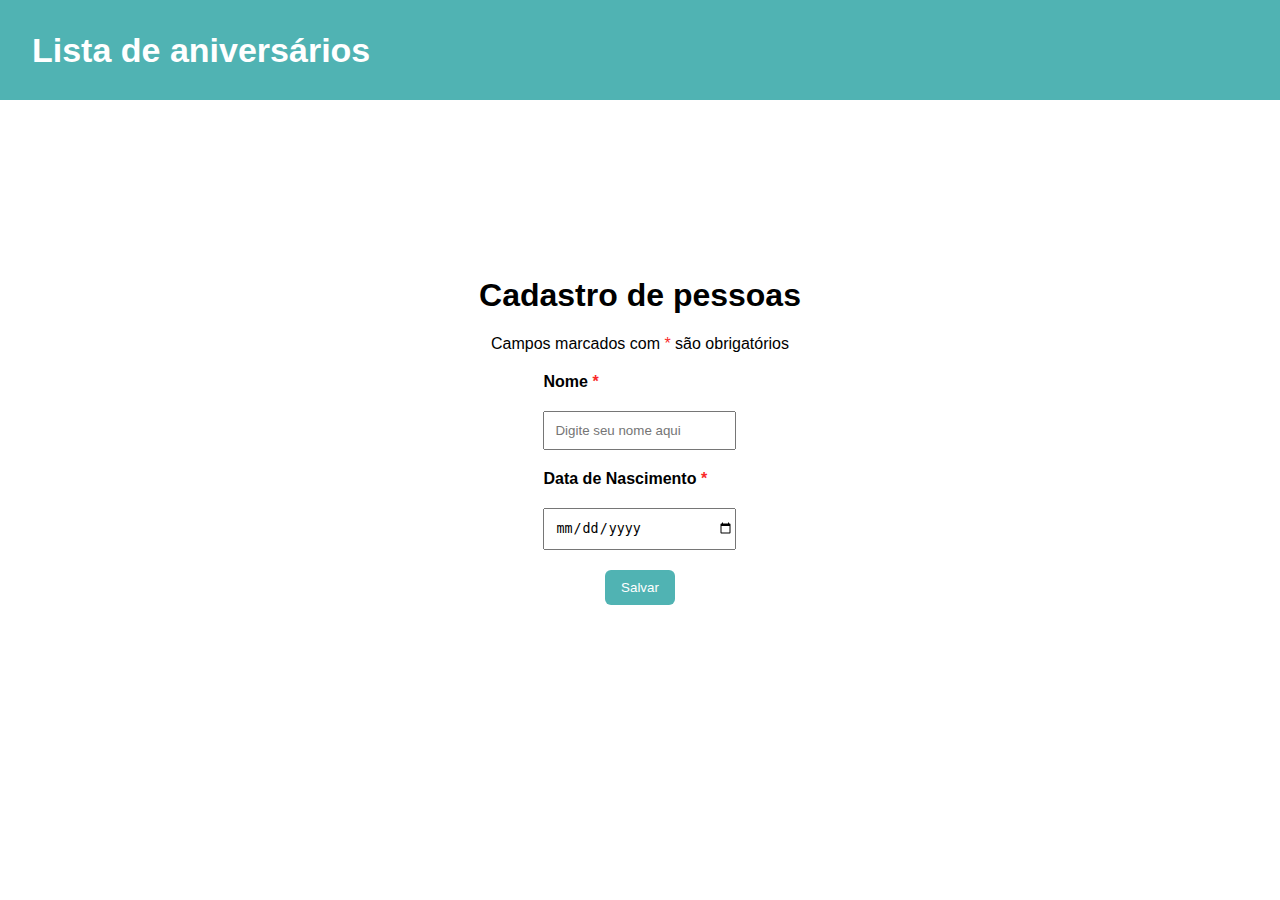
<file: index.html>
<!DOCTYPE html>
<html lang="pt-br">
<head>
    <meta charset="UTF-8">
    <meta http-equiv="X-UA-Compatible" content="IE=edge">
    <meta name="viewport" content="width=device-width, initial-scale=1.0">
    <title>Desafio - 7 Days of Code</title>
    <link rel="stylesheet" href="style.css">
</head>
<body>
    <header class="header">
        <span>Lista de aniversários</span>
    </header>
    <h1>Cadastro de pessoas</h1>
    <form class="form js-form">
        <span>Campos marcados com <span class="required-field">*</span> são obrigatórios</span>
        <div class="form-input">
            <label for="name">
                Nome <span class="required-field">*</span>
            </label>
            <input class="form-field js-field" id="name" maxlength="120" minlength="3" name="name" required type="text" pattern="[a-zA-Z0-9\s]+" placeholder="Digite seu nome aqui">
            <label for="birth-date">
                Data de Nascimento <span class="required-field">*</span>
            </label>
            <input class="form-field js-field" id="birth-date" name="birth-date" required type="date">
        </div>
        <button class="form-button" type="submit">Salvar</button>
    </form>
    <table class="data-table">
        <thead>
            <tr class="data-header">
                <th class="data-table-header">Nome</th>
                <th class="data-table-header">Data de nascimento</th>
                <th class="data-table-header">Ações</th>
            </tr>
        </thead>
        <tbody id="table-content"></tbody>
    </table>
    <script type="text/javascript" src="script.js"></script>
</body>
</html>
</file>
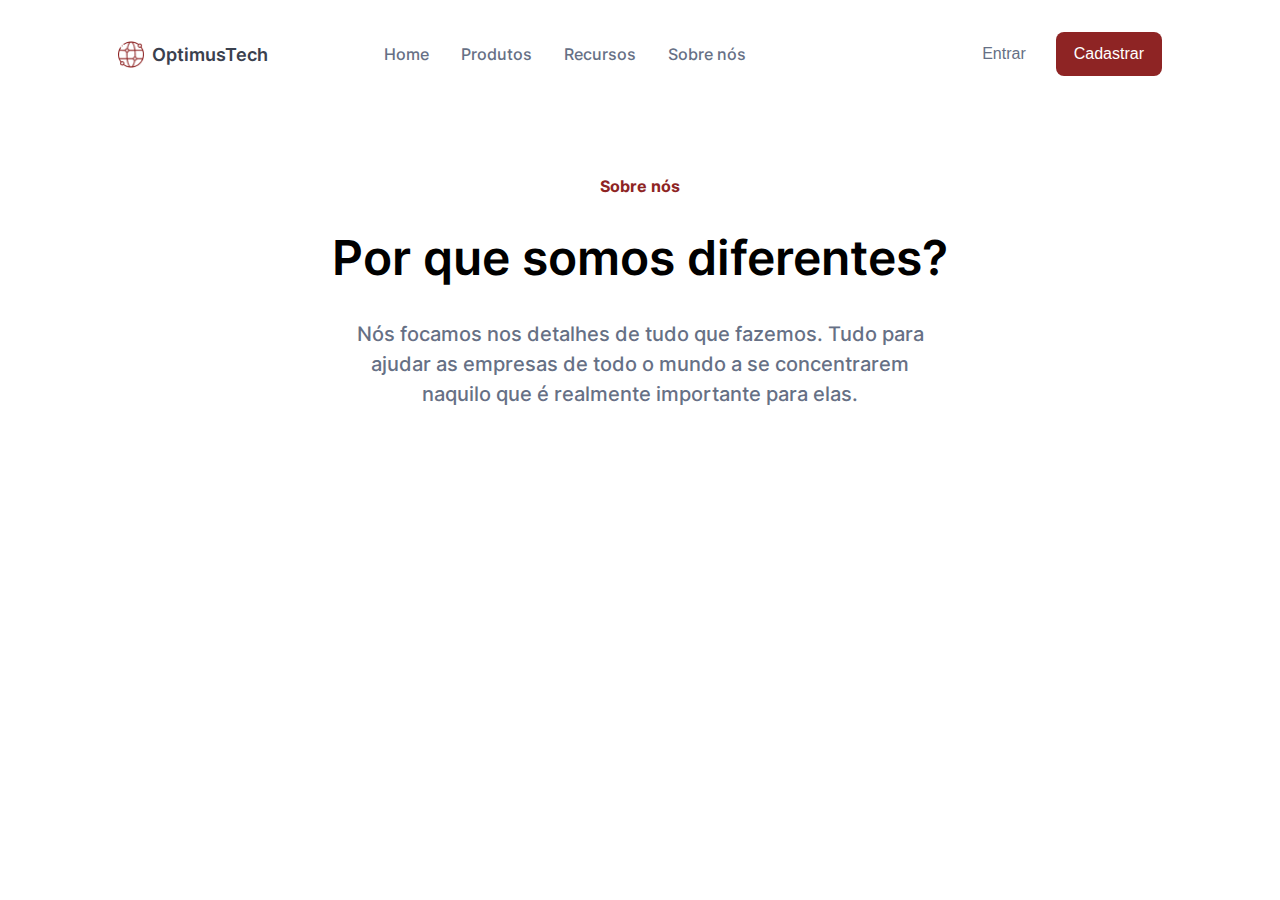
<file: html-css/dia2/index.html>
<!DOCTYPE html>
<html lang="pt-br">
<head>
    <meta charset="UTF-8">
    <meta http-equiv="X-UA-Compatible" content="IE=edge">
    <meta name="viewport" content="width=device-width, initial-scale=1.0">
    <title>OptimusTech</title>
    <link rel="stylesheet" href="style.css">
    <link rel="icon" href="imgs/favicon.ico">
</head>
<body>
    <nav class="navbar-style">
        <div class="container" id="logo">
            <a class="nav-logo-container"> 
                <img class="nav-logo" src="imgs/logo.png">
                <span>OptimusTech</span>
            </a>
            <ul class="nav-content">
                <li><a>Home</a></li>
                <li><a>Produtos</a></li>
                <li><a>Recursos</a></li>
                <li><a>Sobre nós</a></li>
            </ul>
            <div class="spacer"></div>
            <div class="nav-actions">
                <button class="button-inactive">Entrar</button>
                <button class="button-active">Cadastrar</button>
            </div>
        </div>
    </nav>
    <header class="header-style">
        <span class="header-subheader">Sobre nós</span>
        <h1 class="header-title">Por que somos diferentes?</h1>
        <p class="header-description">Nós focamos nos detalhes de tudo que fazemos. Tudo para ajudar as empresas de todo o mundo a se concentrarem naquilo que é realmente importante para elas.</p>
    </header>
</body>
</html>
</file>
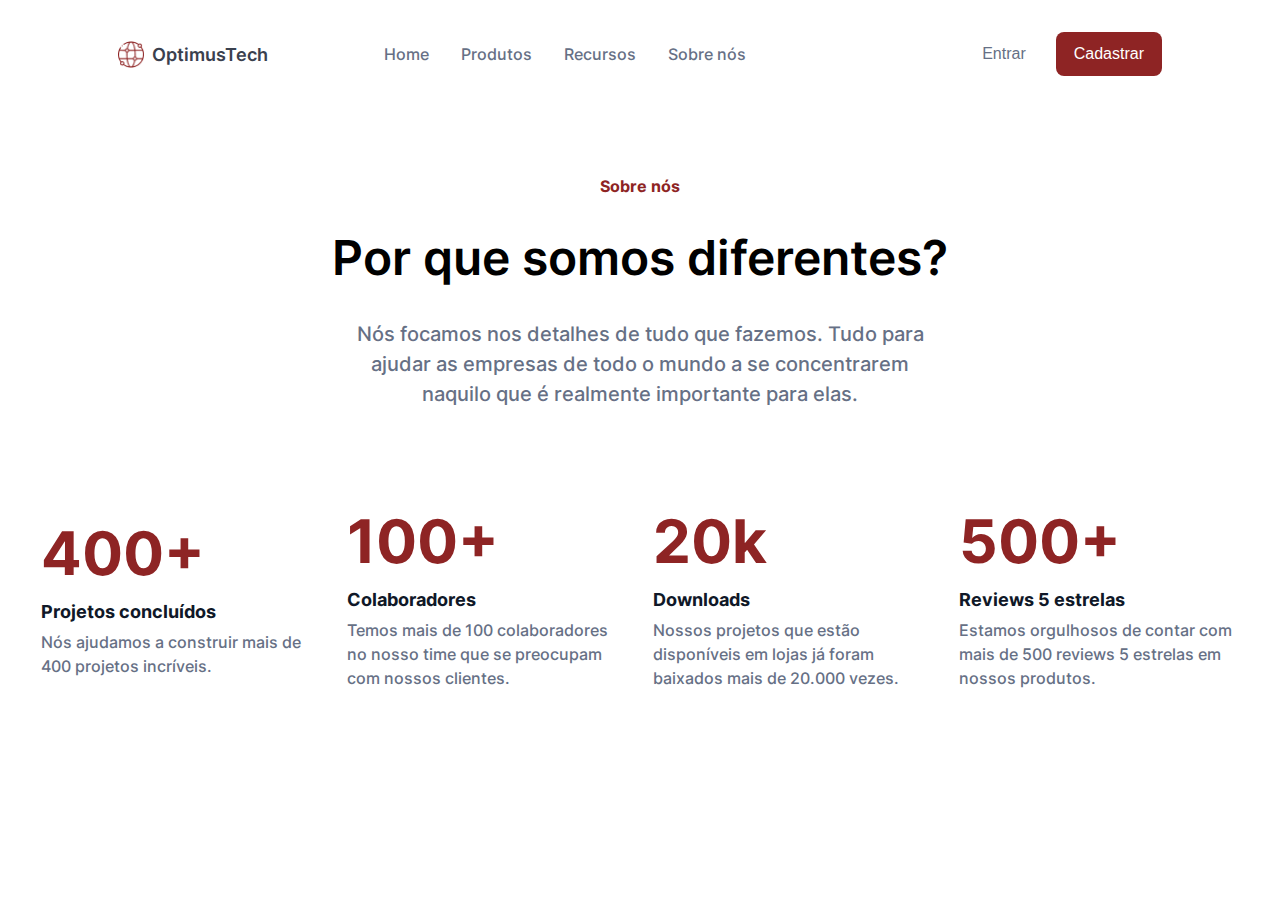
<file: html-css/dia3/index.html>
<!DOCTYPE html>
<html lang="pt-br">
<head>
    <meta charset="UTF-8">
    <meta http-equiv="X-UA-Compatible" content="IE=edge">
    <meta name="viewport" content="width=device-width, initial-scale=1.0">
    <title>OptimusTech</title>
    <link rel="stylesheet" href="style.css">
    <link rel="icon" href="imgs/favicon.ico">
</head>
<body>
    <nav class="navbar-style">
        <div class="container" id="logo">
            <a class="nav-logo-container"> 
                <img class="nav-logo" src="imgs/logo.png">
                <span>OptimusTech</span>
            </a>
            <ul class="nav-content">
                <li><a>Home</a></li>
                <li><a>Produtos</a></li>
                <li><a>Recursos</a></li>
                <li><a>Sobre nós</a></li>
            </ul>
            <div class="spacer"></div>
            <div class="nav-actions">
                <button class="button-inactive">Entrar</button>
                <button class="button-active">Cadastrar</button>
            </div>
        </div>
    </nav>
    <header class="header-style">
        <span class="header-subheader">Sobre nós</span>
        <h1 class="header-title">Por que somos diferentes?</h1>
        <p class="header-description">Nós focamos nos detalhes de tudo que fazemos. Tudo para ajudar as empresas de todo o mundo a se concentrarem naquilo que é realmente importante para elas.</p>
    </header>
    <section class="metrics-container">
        <div>
            <h3 class="metrics-title">400+</h3>
            <span class="metrics-subtitle">Projetos concluídos</span>
            <p class="metrics-description">
                Nós ajudamos a construir mais de 400 projetos incríveis.
            </p>
        </div>
        <div>
            <h3 class="metrics-title">100+</h3>
            <span class="metrics-subtitle">Colaboradores</span>
            <p class="metrics-description">
                Temos mais de 100 colaboradores no nosso time que se preocupam com nossos clientes.
            </p>
        </div>
        <div>
            <h3 class="metrics-title">20k</h3>
            <span class="metrics-subtitle">Downloads</span>
            <p class="metrics-description">
                Nossos projetos que estão disponíveis em lojas já foram baixados mais de 20.000 vezes.
            </p>
        </div>
        <div>
            <h3 class="metrics-title">500+</h3>
            <span class="metrics-subtitle">Reviews 5 estrelas</span>
            <p class="metrics-description">
                Estamos orgulhosos de contar com mais de 500 reviews 5 estrelas em nossos produtos.
            </p>
        </div>
    </section>
</body>
</html>
</file>
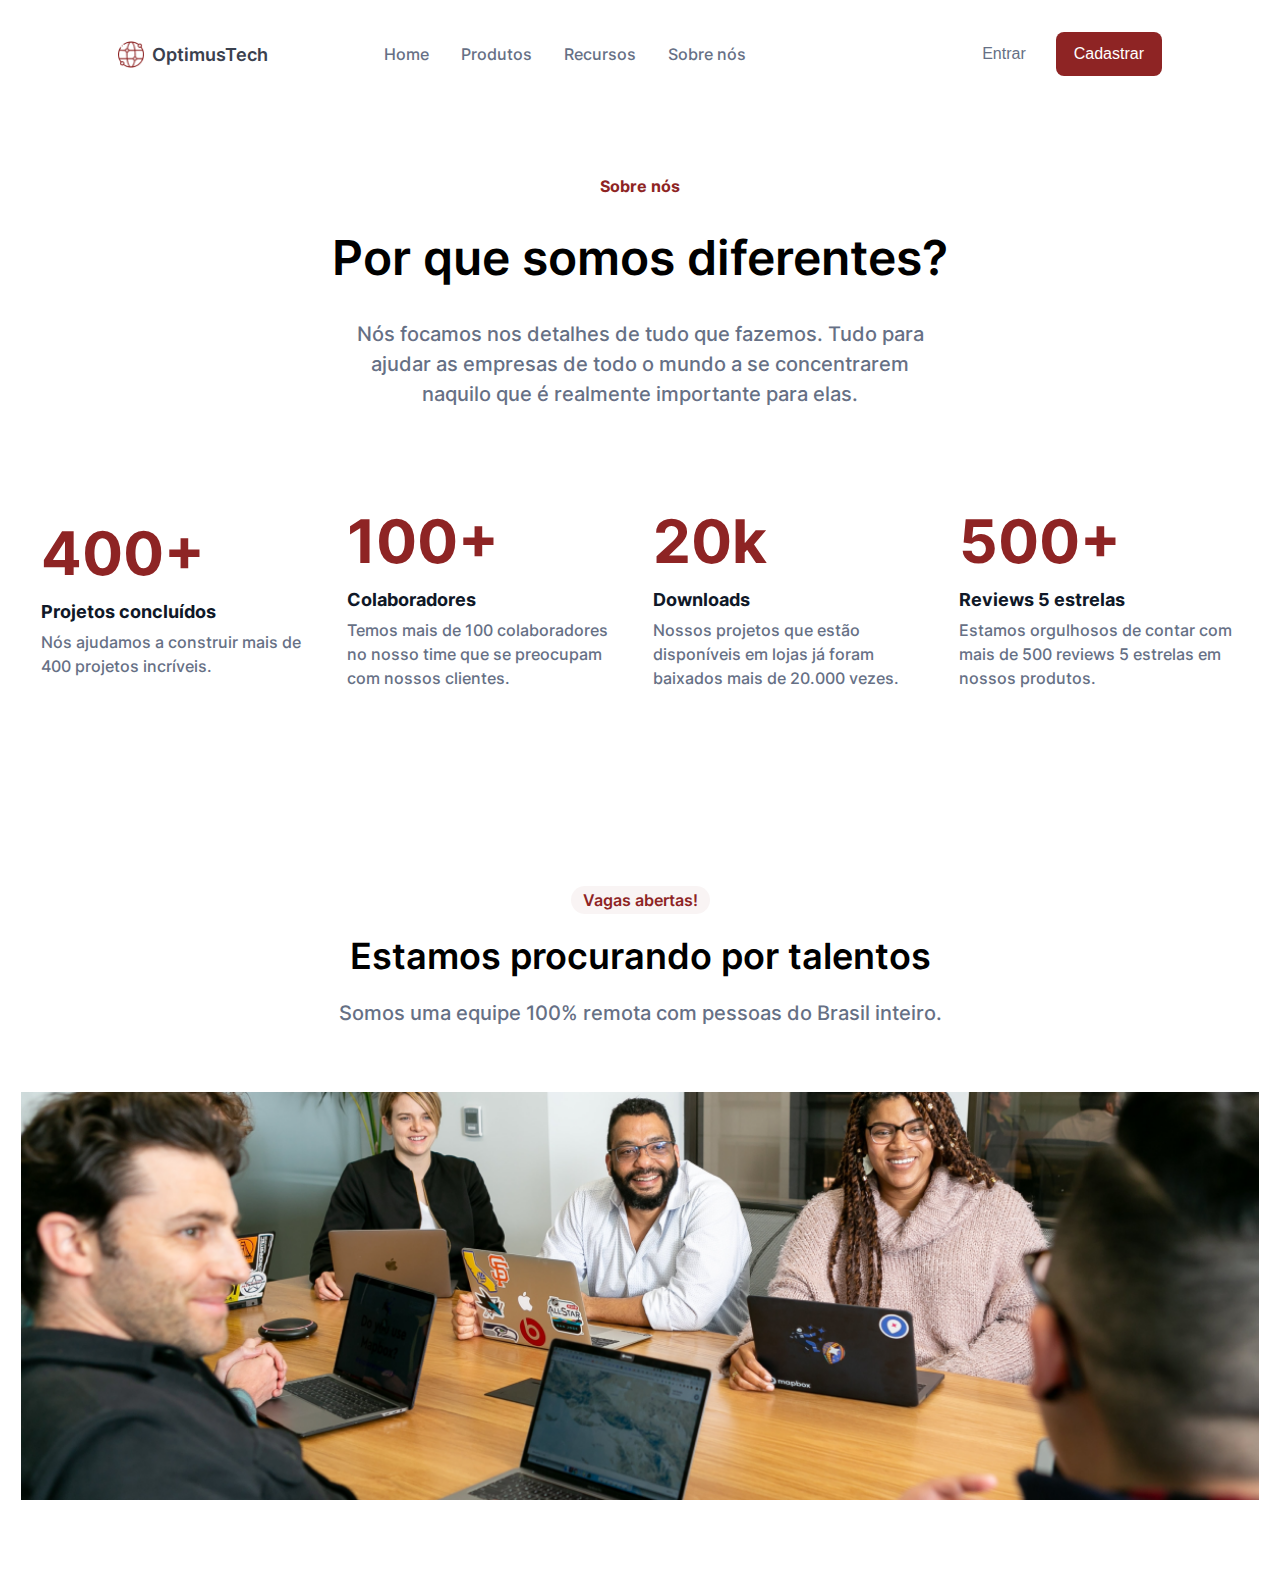
<file: html-css/dia4/index.html>
<!DOCTYPE html>
<html lang="pt-br">
<head>
    <meta charset="UTF-8">
    <meta http-equiv="X-UA-Compatible" content="IE=edge">
    <meta name="viewport" content="width=device-width, initial-scale=1.0">
    <title>OptimusTech</title>
    <link rel="stylesheet" href="style.css">
    <link rel="icon" href="imgs/favicon.ico">
</head>
<body>
    <nav class="navbar-style">
        <div class="container" id="logo">
            <a class="nav-logo-container"> 
                <img class="nav-logo" src="imgs/logo.png">
                <span>OptimusTech</span>
            </a>
            <ul class="nav-content">
                <li><a>Home</a></li>
                <li><a>Produtos</a></li>
                <li><a>Recursos</a></li>
                <li><a>Sobre nós</a></li>
            </ul>
            <div class="spacer"></div>
            <div class="nav-actions">
                <button class="button-inactive">Entrar</button>
                <button class="button-active">Cadastrar</button>
            </div>
        </div>
    </nav>
    <header class="header-style">
        <span class="header-subheader">Sobre nós</span>
        <h1 class="header-title">Por que somos diferentes?</h1>
        <p class="header-description">Nós focamos nos detalhes de tudo que fazemos. Tudo para ajudar as empresas de todo o mundo a se concentrarem naquilo que é realmente importante para elas.</p>
    </header>
    <section class="metrics-container">
        <div>
            <h3 class="metrics-title">400+</h3>
            <span class="metrics-subtitle">Projetos concluídos</span>
            <p class="metrics-description">
                Nós ajudamos a construir mais de 400 projetos incríveis.
            </p>
        </div>
        <div>
            <h3 class="metrics-title">100+</h3>
            <span class="metrics-subtitle">Colaboradores</span>
            <p class="metrics-description">
                Temos mais de 100 colaboradores no nosso time que se preocupam com nossos clientes.
            </p>
        </div>
        <div>
            <h3 class="metrics-title">20k</h3>
            <span class="metrics-subtitle">Downloads</span>
            <p class="metrics-description">
                Nossos projetos que estão disponíveis em lojas já foram baixados mais de 20.000 vezes.
            </p>
        </div>
        <div>
            <h3 class="metrics-title">500+</h3>
            <span class="metrics-subtitle">Reviews 5 estrelas</span>
            <p class="metrics-description">
                Estamos orgulhosos de contar com mais de 500 reviews 5 estrelas em nossos produtos.
            </p>
        </div>
    </section>
    <section class="jobs-container">
        <span class="jobs-alert">Vagas abertas!</span>
        <h2 class="jobs-header">Estamos procurando por talentos</h2>
        <span class="jobs-subheader">Somos uma equipe 100% remota com pessoas do Brasil inteiro.</span>
        <img class="jobs-image" src="imgs/team.png">
    </section>
</body>
</html>
</file>
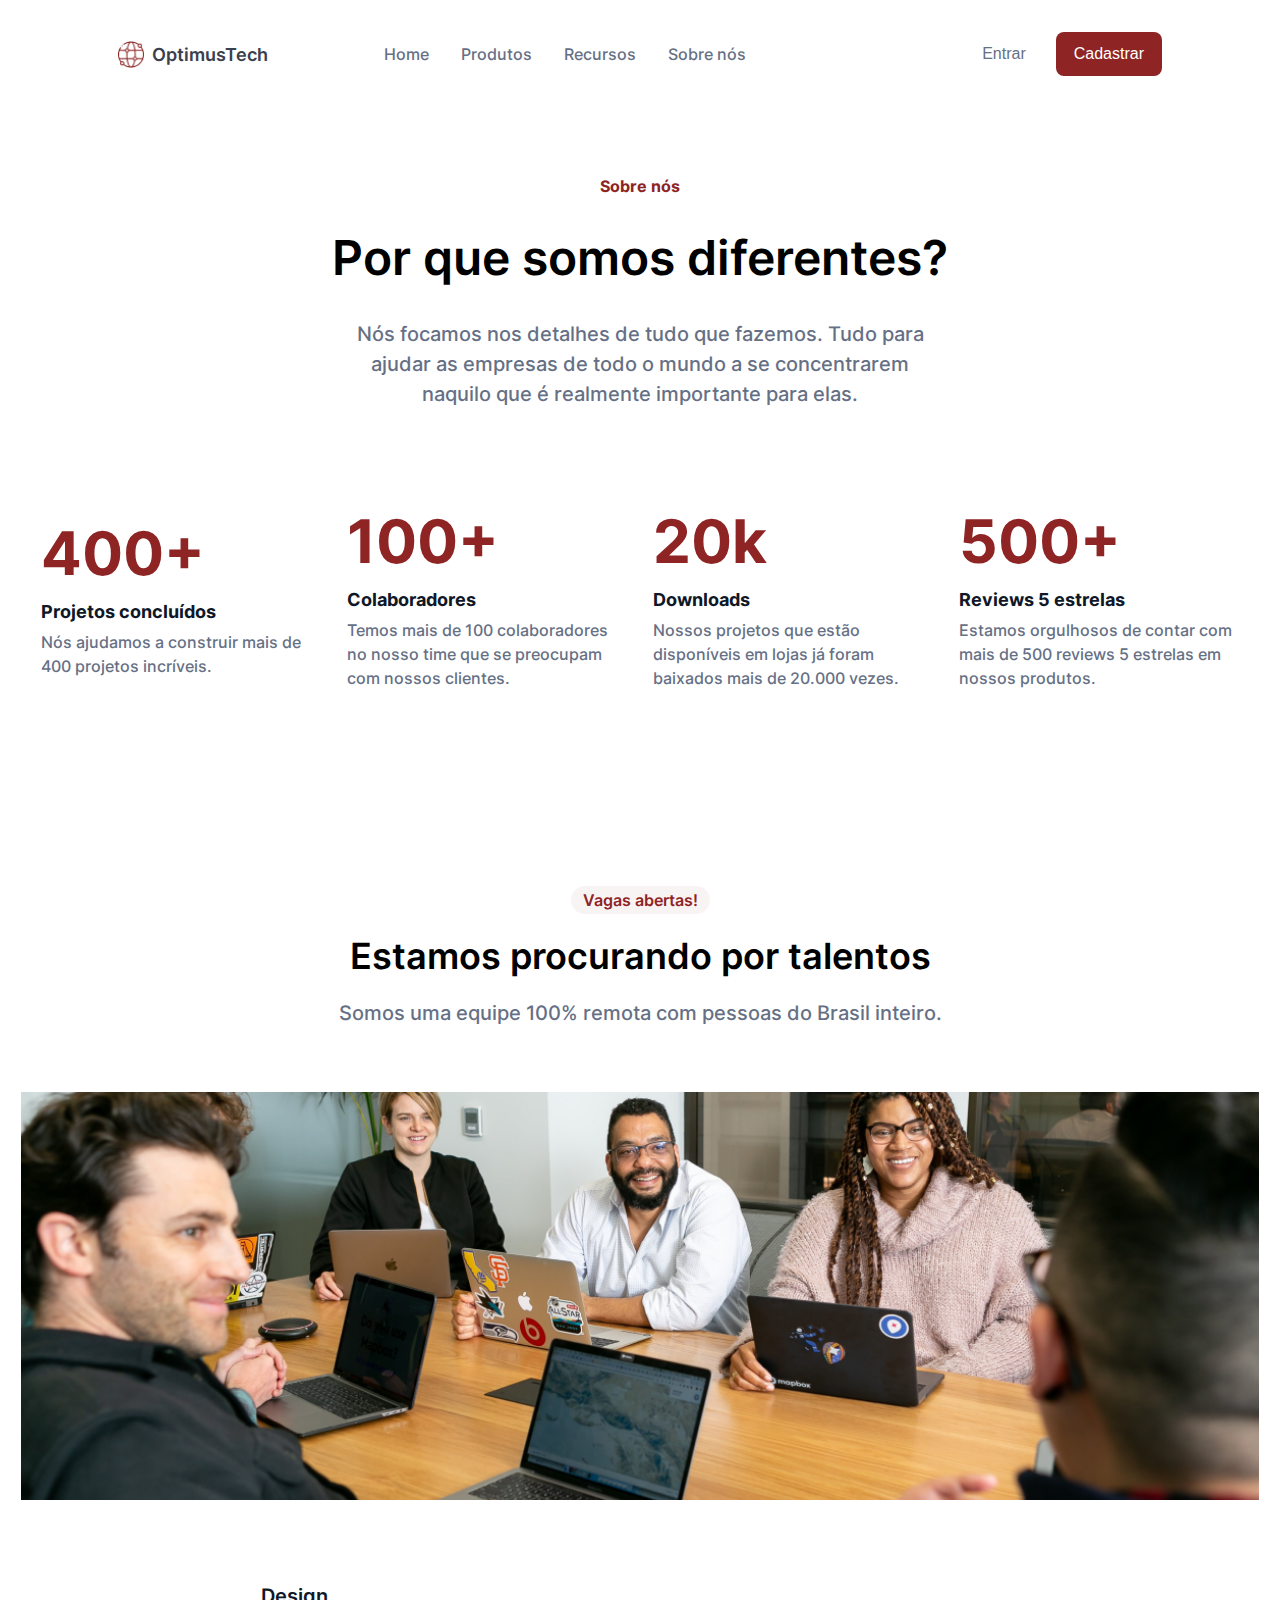
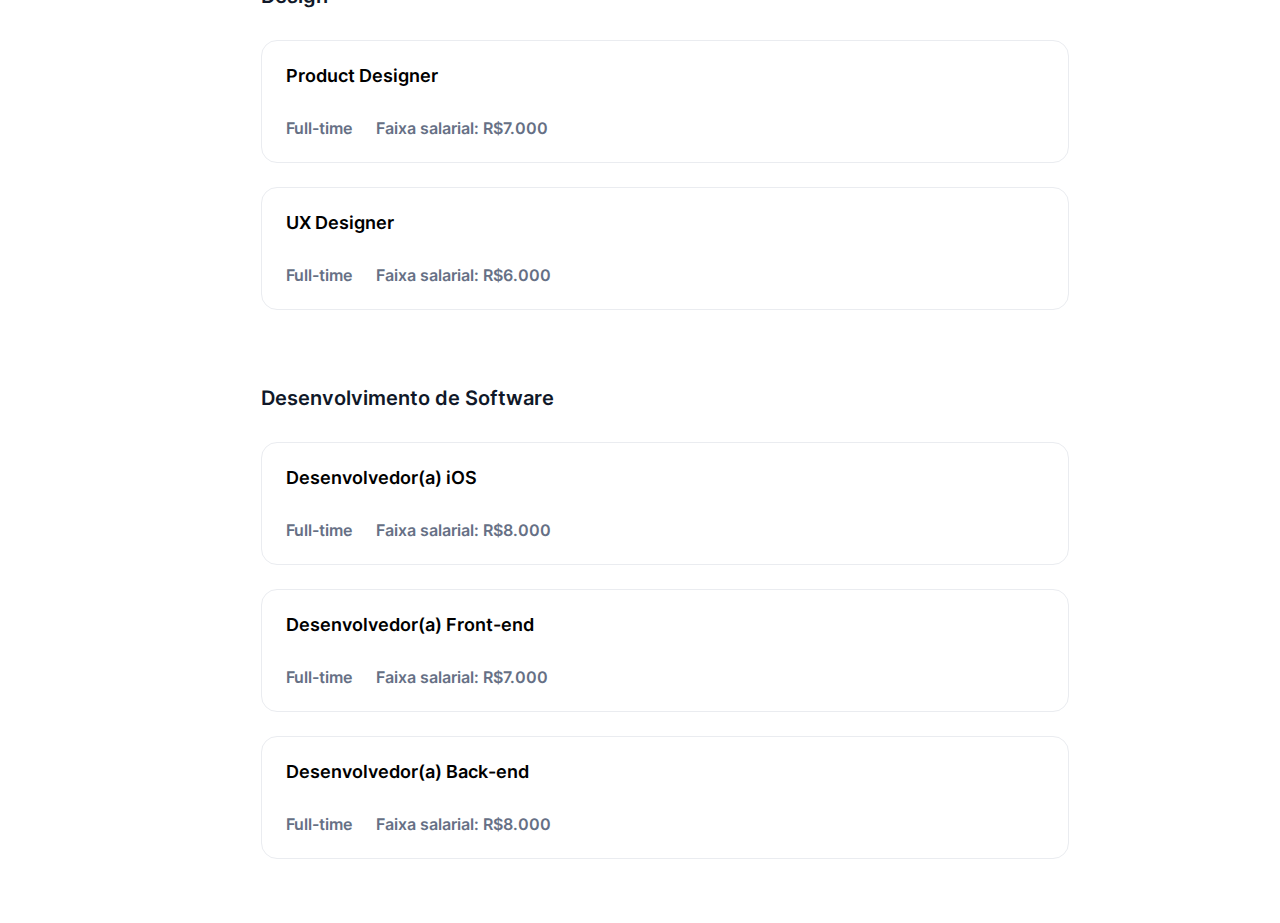
<file: html-css/dia5/index.html>
<!DOCTYPE html>
<html lang="pt-br">
<head>
    <meta charset="UTF-8">
    <meta http-equiv="X-UA-Compatible" content="IE=edge">
    <meta name="viewport" content="width=device-width, initial-scale=1.0">
    <title>OptimusTech</title>
    <link rel="stylesheet" href="style.css">
    <link rel="icon" href="imgs/favicon.ico">
</head>
<body>
    <nav class="navbar-style">
        <div class="container" id="logo">
            <a class="nav-logo-container"> 
                <img class="nav-logo" src="imgs/logo.png">
                <span>OptimusTech</span>
            </a>
            <ul class="nav-content">
                <li><a>Home</a></li>
                <li><a>Produtos</a></li>
                <li><a>Recursos</a></li>
                <li><a>Sobre nós</a></li>
            </ul>
            <div class="spacer"></div>
            <div class="nav-actions">
                <button class="button-inactive">Entrar</button>
                <button class="button-active">Cadastrar</button>
            </div>
        </div>
    </nav>
    <header class="header-style">
        <span class="header-subheader">Sobre nós</span>
        <h1 class="header-title">Por que somos diferentes?</h1>
        <p class="header-description">Nós focamos nos detalhes de tudo que fazemos. Tudo para ajudar as empresas de todo o mundo a se concentrarem naquilo que é realmente importante para elas.</p>
    </header>
    <section class="metrics-container">
        <div>
            <h3 class="metrics-title">400+</h3>
            <span class="metrics-subtitle">Projetos concluídos</span>
            <p class="metrics-description">
                Nós ajudamos a construir mais de 400 projetos incríveis.
            </p>
        </div>
        <div>
            <h3 class="metrics-title">100+</h3>
            <span class="metrics-subtitle">Colaboradores</span>
            <p class="metrics-description">
                Temos mais de 100 colaboradores no nosso time que se preocupam com nossos clientes.
            </p>
        </div>
        <div>
            <h3 class="metrics-title">20k</h3>
            <span class="metrics-subtitle">Downloads</span>
            <p class="metrics-description">
                Nossos projetos que estão disponíveis em lojas já foram baixados mais de 20.000 vezes.
            </p>
        </div>
        <div>
            <h3 class="metrics-title">500+</h3>
            <span class="metrics-subtitle">Reviews 5 estrelas</span>
            <p class="metrics-description">
                Estamos orgulhosos de contar com mais de 500 reviews 5 estrelas em nossos produtos.
            </p>
        </div>
    </section>
    <section class="jobs-container">
        <span class="jobs-alert">Vagas abertas!</span>
        <h2 class="jobs-header">Estamos procurando por talentos</h2>
        <span class="jobs-subheader">Somos uma equipe 100% remota com pessoas do Brasil inteiro.</span>
        <img class="jobs-image" src="imgs/team.png">

        <div class="job-type-container">
            <h3 class="job-type-title">Design</h3>
            <div class="job">
                <span class="job-title">Product Designer</span>
                <div class="job-info">
                  <span>Full-time</span>
                  <span>Faixa salarial: R$7.000</span>
                </div>
            </div>
            <div class="job">
                <span class="job-title">UX Designer</span>
                <div class="job-info">
                  <span>Full-time</span>
                  <span>Faixa salarial: R$6.000</span>
                  </div>
            </div>
        </div>

        <div class="job-type-container">
            <h3 class="job-type-title">Desenvolvimento de Software</h3>
            <div class="job">
                <span class="job-title">Desenvolvedor(a) iOS</span>
                <div class="job-info">
                  <span>Full-time</span>
                  <span>Faixa salarial: R$8.000</span>
                </div>
            </div>
            <div class="job">
                <span class="job-title">Desenvolvedor(a) Front-end</span>
                <div class="job-info">
                  <span>Full-time</span>
                  <span>Faixa salarial: R$7.000</span>
                  </div>
            </div>
            <div class="job">
                <span class="job-title">Desenvolvedor(a) Back-end</span>
                <div class="job-info">
                  <span>Full-time</span>
                  <span>Faixa salarial: R$8.000</span>
                  </div>
            </div>
        </div>
    </section>
</div>
</body>
</html>
</file>
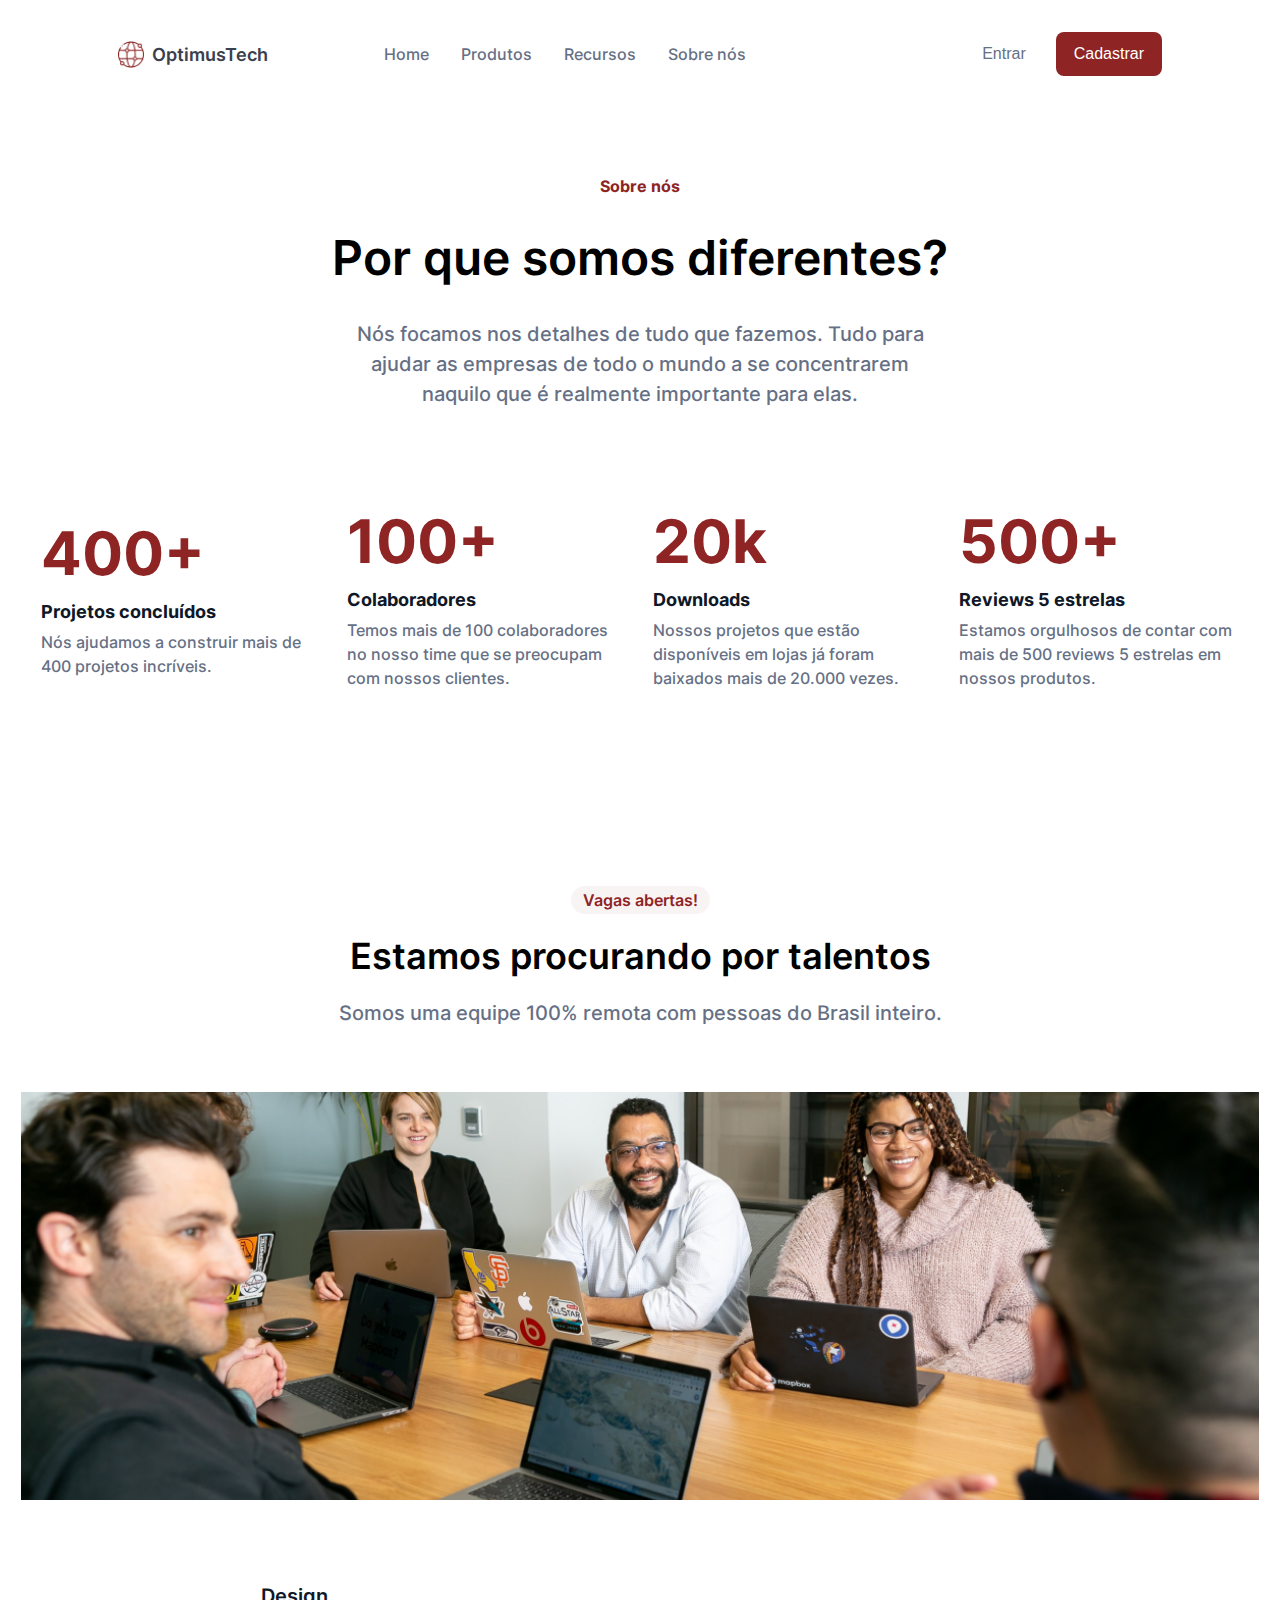
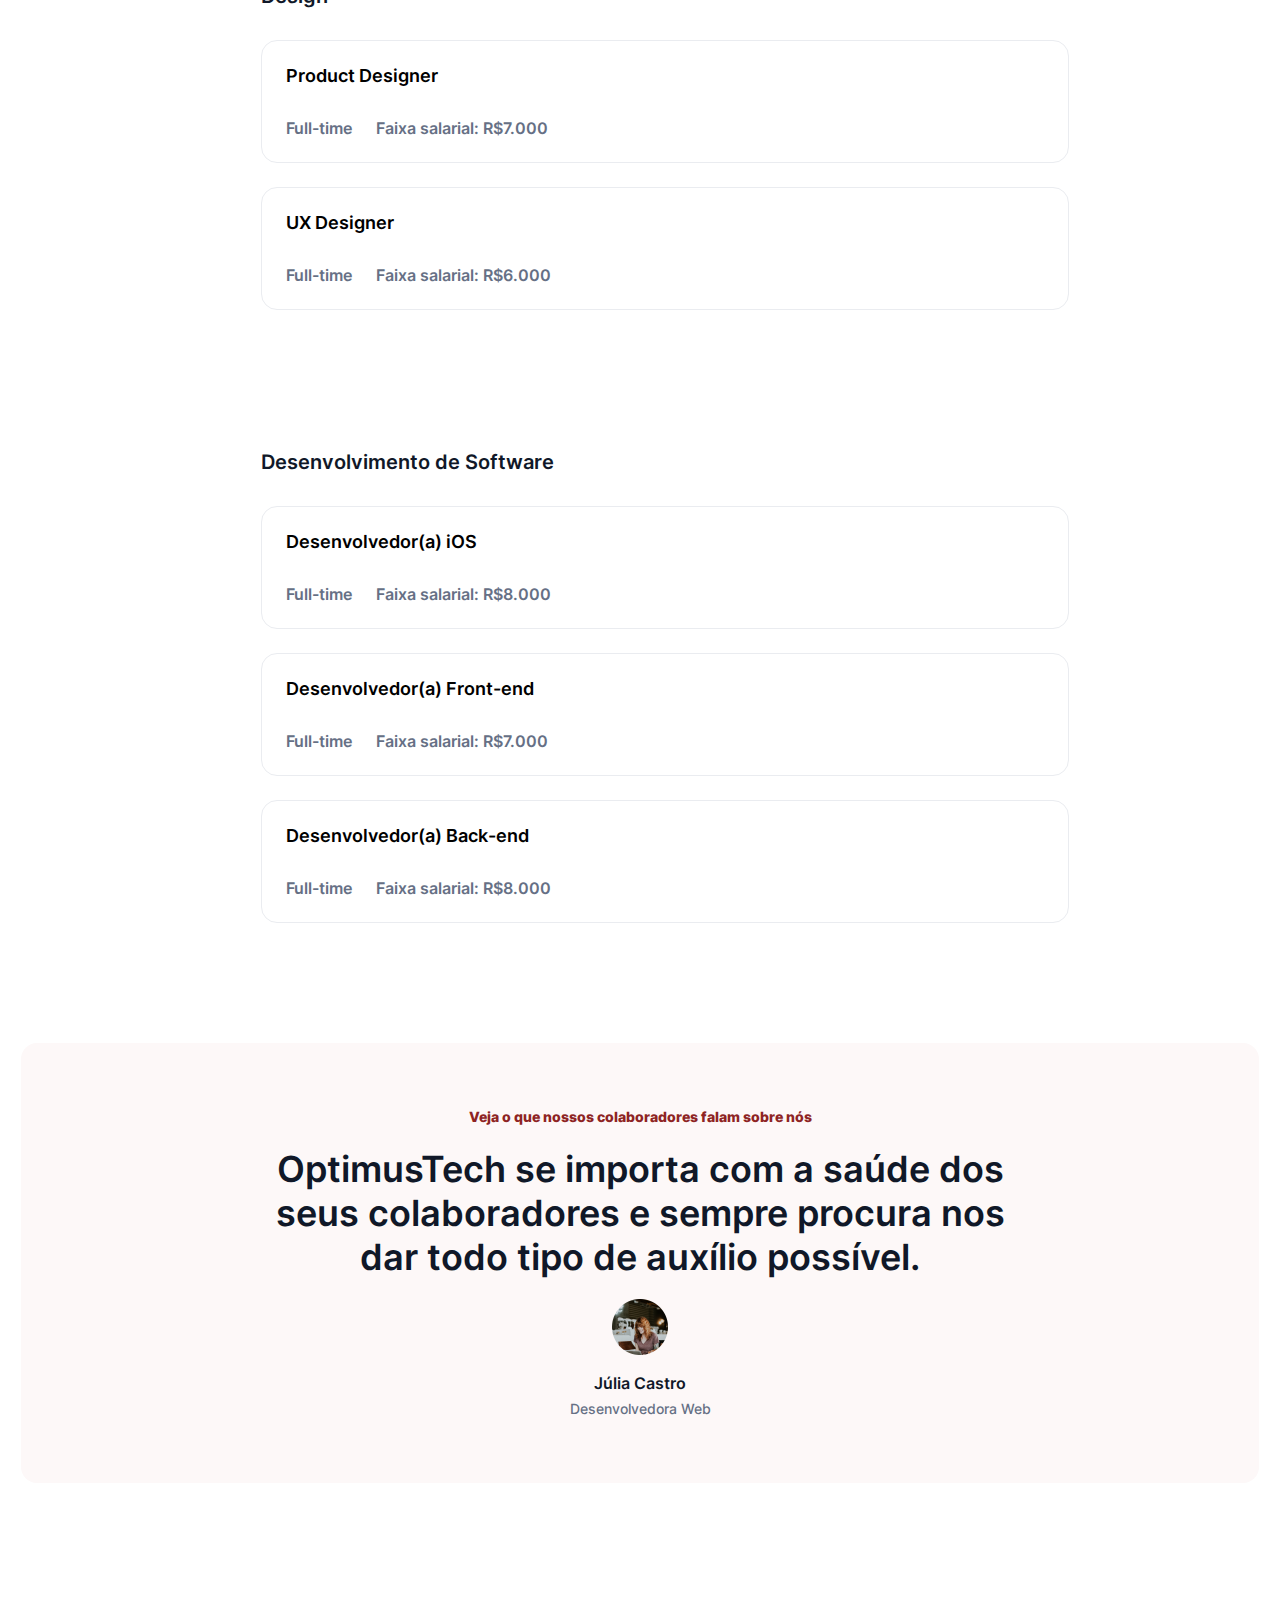
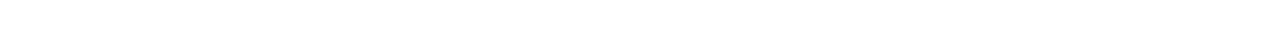
<file: html-css/dia6/index.html>
<!DOCTYPE html>
<html lang="pt-br">
<head>
    <meta charset="UTF-8">
    <meta http-equiv="X-UA-Compatible" content="IE=edge">
    <meta name="viewport" content="width=device-width, initial-scale=1.0">
    <title>OptimusTech</title>
    <link rel="stylesheet" href="style.css">
    <link rel="icon" href="imgs/favicon.ico">
</head>
<body>
    <nav class="navbar-style">
        <div class="container" id="logo">
            <a class="nav-logo-container"> 
                <img class="nav-logo" src="imgs/logo.png">
                <span>OptimusTech</span>
            </a>
            <ul class="nav-content">
                <li><a>Home</a></li>
                <li><a>Produtos</a></li>
                <li><a>Recursos</a></li>
                <li><a>Sobre nós</a></li>
            </ul>
            <div class="spacer"></div>
            <div class="nav-actions">
                <button class="button-inactive">Entrar</button>
                <button class="button-active">Cadastrar</button>
            </div>
        </div>
    </nav>
    <header class="header-style">
        <span class="header-subheader">Sobre nós</span>
        <h1 class="header-title">Por que somos diferentes?</h1>
        <p class="header-description">Nós focamos nos detalhes de tudo que fazemos. Tudo para ajudar as empresas de todo o mundo a se concentrarem naquilo que é realmente importante para elas.</p>
    </header>
    <section class="metrics-container">
        <div>
            <h3 class="metrics-title">400+</h3>
            <span class="metrics-subtitle">Projetos concluídos</span>
            <p class="metrics-description">
                Nós ajudamos a construir mais de 400 projetos incríveis.
            </p>
        </div>
        <div>
            <h3 class="metrics-title">100+</h3>
            <span class="metrics-subtitle">Colaboradores</span>
            <p class="metrics-description">
                Temos mais de 100 colaboradores no nosso time que se preocupam com nossos clientes.
            </p>
        </div>
        <div>
            <h3 class="metrics-title">20k</h3>
            <span class="metrics-subtitle">Downloads</span>
            <p class="metrics-description">
                Nossos projetos que estão disponíveis em lojas já foram baixados mais de 20.000 vezes.
            </p>
        </div>
        <div>
            <h3 class="metrics-title">500+</h3>
            <span class="metrics-subtitle">Reviews 5 estrelas</span>
            <p class="metrics-description">
                Estamos orgulhosos de contar com mais de 500 reviews 5 estrelas em nossos produtos.
            </p>
        </div>
    </section>
    <section class="jobs-container">
        <span class="jobs-alert">Vagas abertas!</span>
        <h2 class="jobs-header">Estamos procurando por talentos</h2>
        <span class="jobs-subheader">Somos uma equipe 100% remota com pessoas do Brasil inteiro.</span>
        <img class="jobs-image" src="imgs/team.png">

        <div class="job-type-container">
            <h3 class="job-type-title">Design</h3>
            <div class="job">
                <span class="job-title">Product Designer</span>
                <div class="job-info">
                  <span>Full-time</span>
                  <span>Faixa salarial: R$7.000</span>
                </div>
            </div>
            <div class="job">
                <span class="job-title">UX Designer</span>
                <div class="job-info">
                  <span>Full-time</span>
                  <span>Faixa salarial: R$6.000</span>
                  </div>
            </div>
        </div>

        <div class="job-type-container">
            <h3 class="job-type-title">Desenvolvimento de Software</h3>
            <div class="job">
                <span class="job-title">Desenvolvedor(a) iOS</span>
                <div class="job-info">
                  <span>Full-time</span>
                  <span>Faixa salarial: R$8.000</span>
                </div>
            </div>
            <div class="job">
                <span class="job-title">Desenvolvedor(a) Front-end</span>
                <div class="job-info">
                  <span>Full-time</span>
                  <span>Faixa salarial: R$7.000</span>
                  </div>
            </div>
            <div class="job">
                <span class="job-title">Desenvolvedor(a) Back-end</span>
                <div class="job-info">
                  <span>Full-time</span>
                  <span>Faixa salarial: R$8.000</span>
                  </div>
            </div>
        </div>
    </section>
    <section class="colaborators-container">
        <span class="colaborators-subtitle">Veja o que nossos colaboradores falam sobre nós</span>
        <h2 class="colaborators-title">OptimusTech se importa com a saúde dos seus colaboradores e sempre procura nos dar todo tipo de auxílio possível.</h2>
        <img class="colaborator-image" src="imgs/Avatar.png">
        <h4 class="colaborator-name">Júlia Castro</h4>
        <span class="colaborator-profession">Desenvolvedora Web</span>
    </section>
</div>
</body>
</html>
</file>
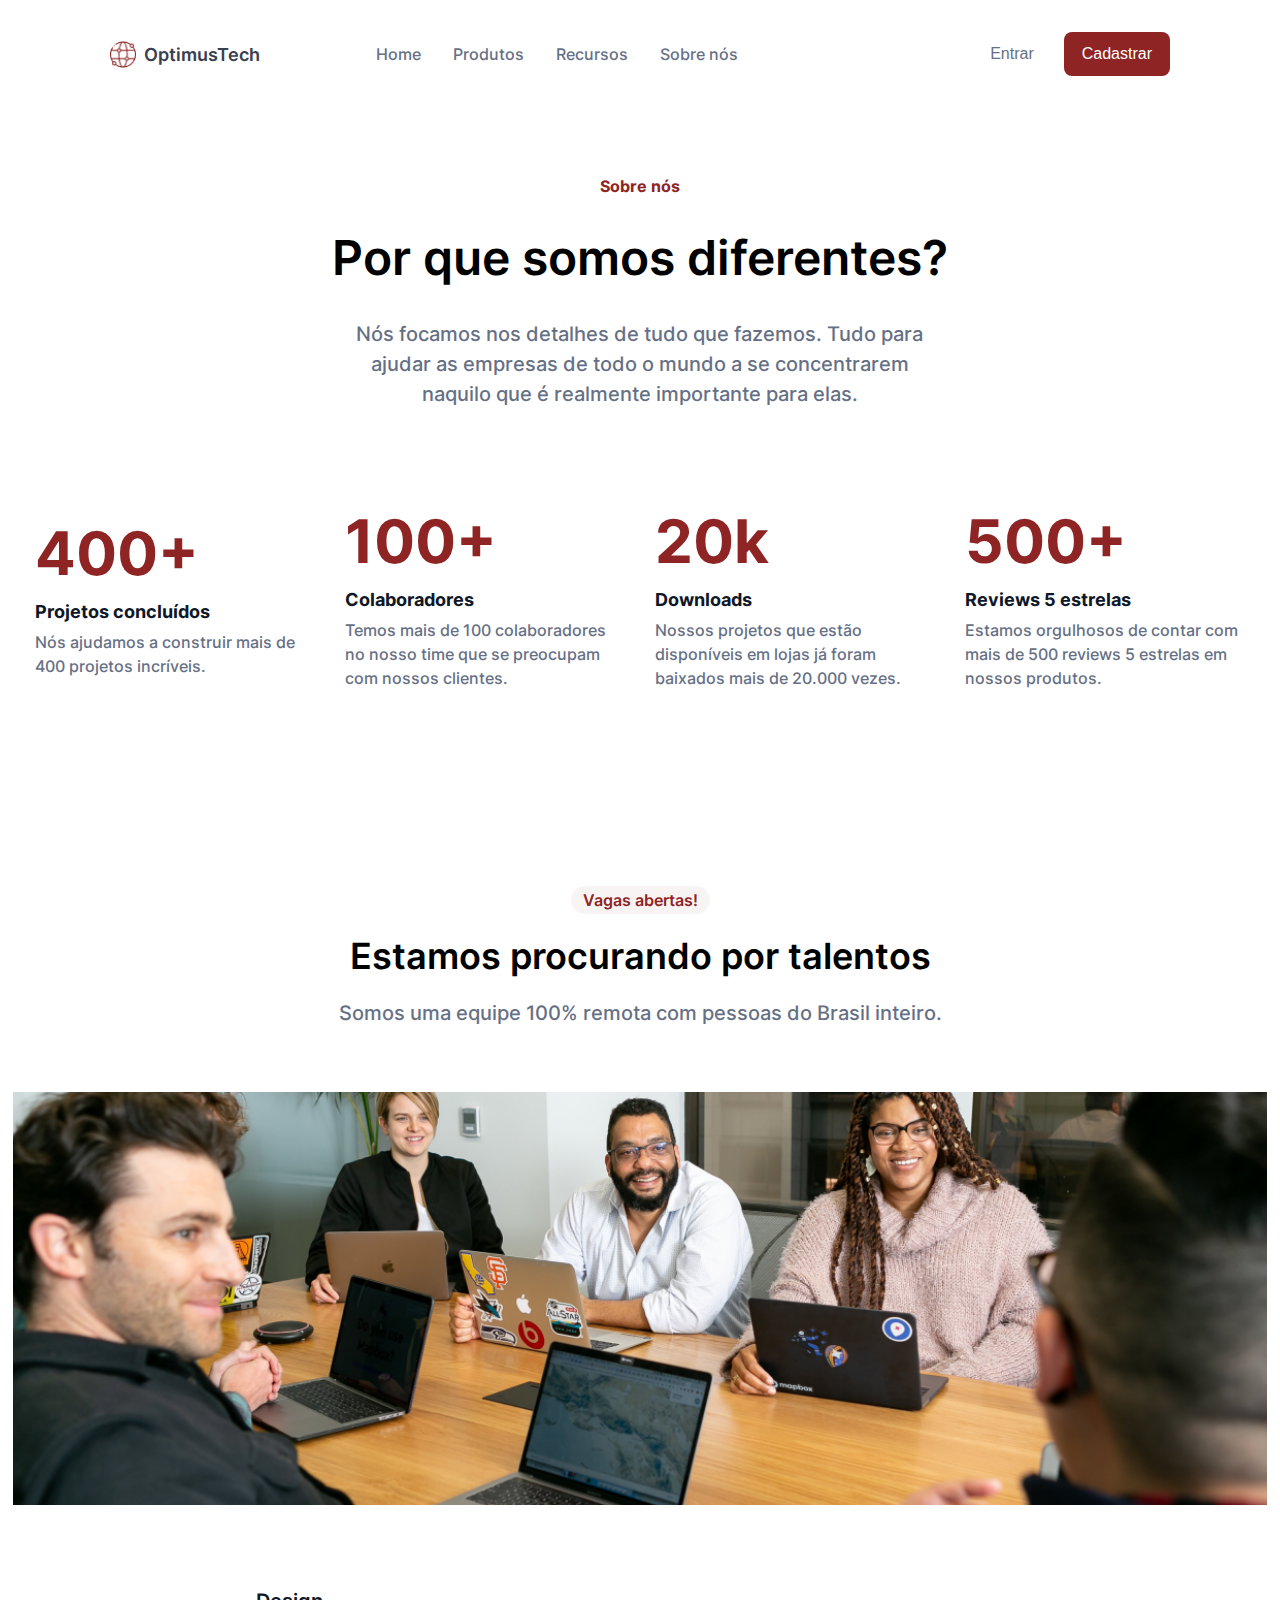
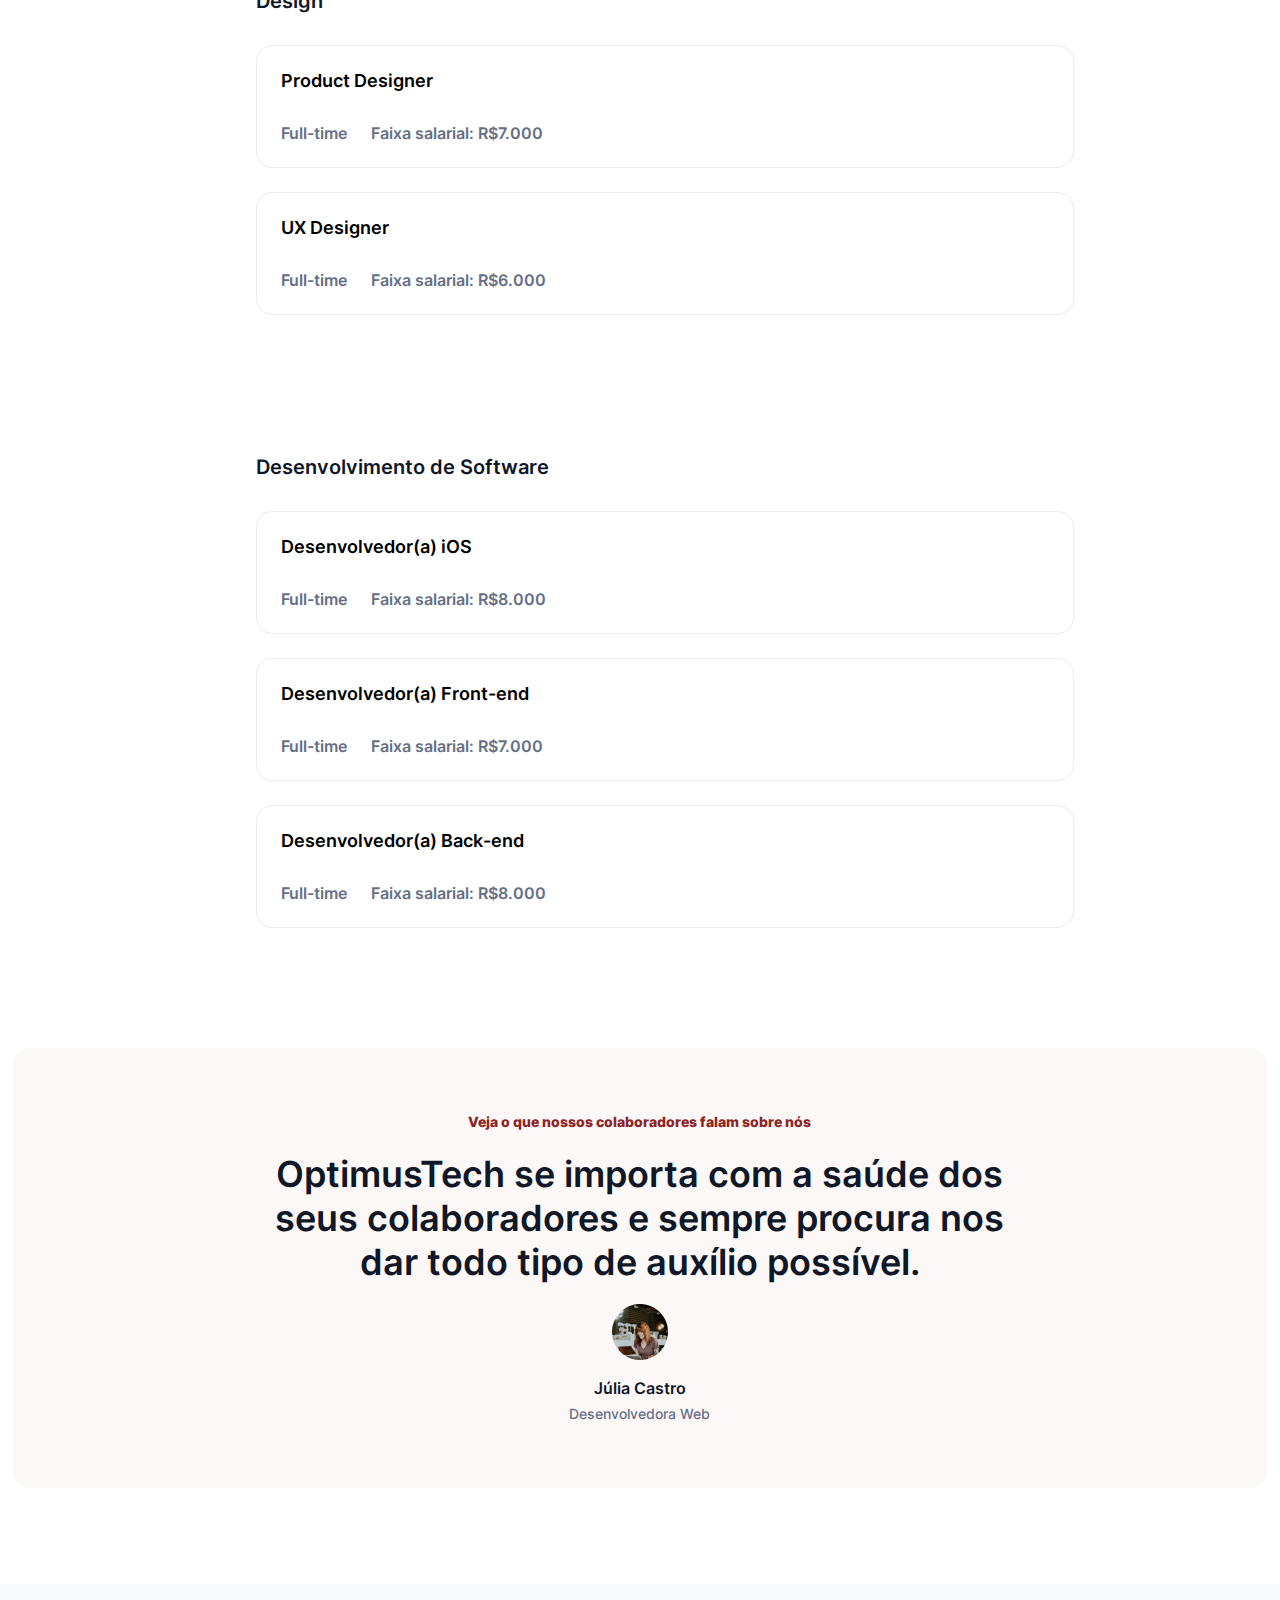
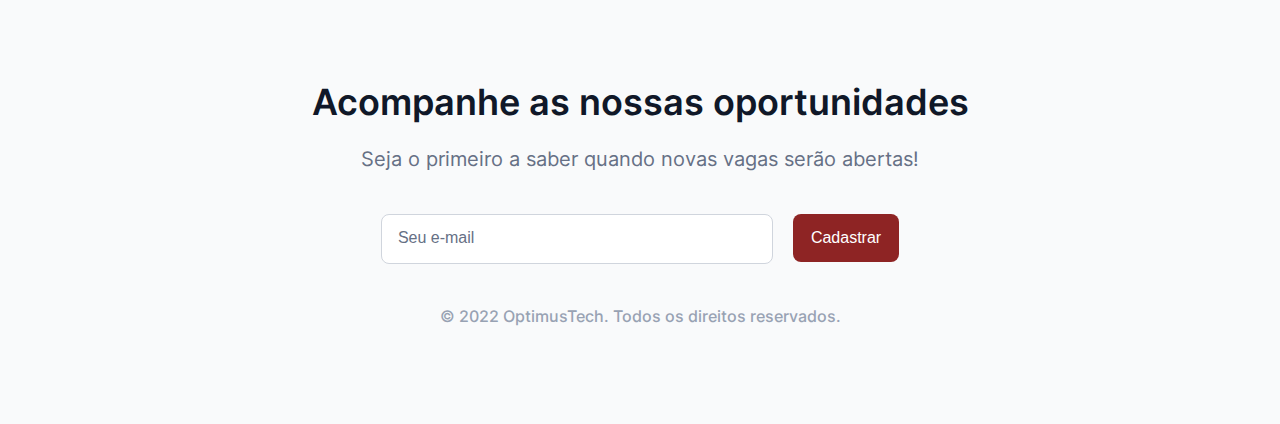
<file: html-css/dia7/index.html>
<!DOCTYPE html>
<html lang="pt-br">
<head>
    <meta charset="UTF-8">
    <meta http-equiv="X-UA-Compatible" content="IE=edge">
    <meta name="viewport" content="width=device-width, initial-scale=1.0">
    <title>OptimusTech</title>
    <link rel="stylesheet" href="style.css">
    <link rel="icon" href="imgs/favicon.ico">
</head>
<body>
    <nav class="navbar-style">
        <div class="container" id="logo">
            <a class="nav-logo-container"> 
                <img class="nav-logo" src="imgs/logo.png">
                <span>OptimusTech</span>
            </a>
            <ul class="nav-content">
                <li><a>Home</a></li>
                <li><a>Produtos</a></li>
                <li><a>Recursos</a></li>
                <li><a>Sobre nós</a></li>
            </ul>
            <div class="spacer"></div>
            <div class="nav-actions">
                <button class="button-inactive">Entrar</button>
                <button class="button-active">Cadastrar</button>
            </div>
        </div>
    </nav>
    <header class="header-style">
        <span class="header-subheader">Sobre nós</span>
        <h1 class="header-title">Por que somos diferentes?</h1>
        <p class="header-description">Nós focamos nos detalhes de tudo que fazemos. Tudo para ajudar as empresas de todo o mundo a se concentrarem naquilo que é realmente importante para elas.</p>
    </header>
    <section class="metrics-container">
        <div>
            <h3 class="metrics-title">400+</h3>
            <span class="metrics-subtitle">Projetos concluídos</span>
            <p class="metrics-description">
                Nós ajudamos a construir mais de 400 projetos incríveis.
            </p>
        </div>
        <div>
            <h3 class="metrics-title">100+</h3>
            <span class="metrics-subtitle">Colaboradores</span>
            <p class="metrics-description">
                Temos mais de 100 colaboradores no nosso time que se preocupam com nossos clientes.
            </p>
        </div>
        <div>
            <h3 class="metrics-title">20k</h3>
            <span class="metrics-subtitle">Downloads</span>
            <p class="metrics-description">
                Nossos projetos que estão disponíveis em lojas já foram baixados mais de 20.000 vezes.
            </p>
        </div>
        <div>
            <h3 class="metrics-title">500+</h3>
            <span class="metrics-subtitle">Reviews 5 estrelas</span>
            <p class="metrics-description">
                Estamos orgulhosos de contar com mais de 500 reviews 5 estrelas em nossos produtos.
            </p>
        </div>
    </section>
    <section class="jobs-container">
        <span class="jobs-alert">Vagas abertas!</span>
        <h2 class="jobs-header">Estamos procurando por talentos</h2>
        <span class="jobs-subheader">Somos uma equipe 100% remota com pessoas do Brasil inteiro.</span>
        <img class="jobs-image" src="imgs/team.png">

        <div class="job-type-container">
            <h3 class="job-type-title">Design</h3>
            <div class="job">
                <span class="job-title">Product Designer</span>
                <div class="job-info">
                  <span>Full-time</span>
                  <span>Faixa salarial: R$7.000</span>
                </div>
            </div>
            <div class="job">
                <span class="job-title">UX Designer</span>
                <div class="job-info">
                  <span>Full-time</span>
                  <span>Faixa salarial: R$6.000</span>
                  </div>
            </div>
        </div>

        <div class="job-type-container">
            <h3 class="job-type-title">Desenvolvimento de Software</h3>
            <div class="job">
                <span class="job-title">Desenvolvedor(a) iOS</span>
                <div class="job-info">
                  <span>Full-time</span>
                  <span>Faixa salarial: R$8.000</span>
                </div>
            </div>
            <div class="job">
                <span class="job-title">Desenvolvedor(a) Front-end</span>
                <div class="job-info">
                  <span>Full-time</span>
                  <span>Faixa salarial: R$7.000</span>
                  </div>
            </div>
            <div class="job">
                <span class="job-title">Desenvolvedor(a) Back-end</span>
                <div class="job-info">
                  <span>Full-time</span>
                  <span>Faixa salarial: R$8.000</span>
                  </div>
            </div>
        </div>
    </section>
    <section class="colaborators-container">
        <span class="colaborators-subtitle">Veja o que nossos colaboradores falam sobre nós</span>
        <h2 class="colaborators-title">OptimusTech se importa com a saúde dos seus colaboradores e sempre procura nos dar todo tipo de auxílio possível.</h2>
        <img class="colaborator-image" src="imgs/Avatar.png">
        <h4 class="colaborator-name">Júlia Castro</h4>
        <span class="colaborator-profession">Desenvolvedora Web</span>
    </section>
    <footer class="footer-container">
        <h2 class="footer-title">Acompanhe as nossas oportunidades</h2>
        <span class="footer-subtitle">Seja o primeiro a saber quando novas vagas serão abertas!</span>
        <form class="footer-form">
            <input class="footer-input" type="email" placeholder="Seu e-mail">
            <button class="footer-button button-active" type="submit">Cadastrar</button>
        </form>
        <span class="footer-mark">© 2022 OptimusTech. Todos os direitos reservados.</span>
    </footer>
</div>
</body>
</html>
</file>
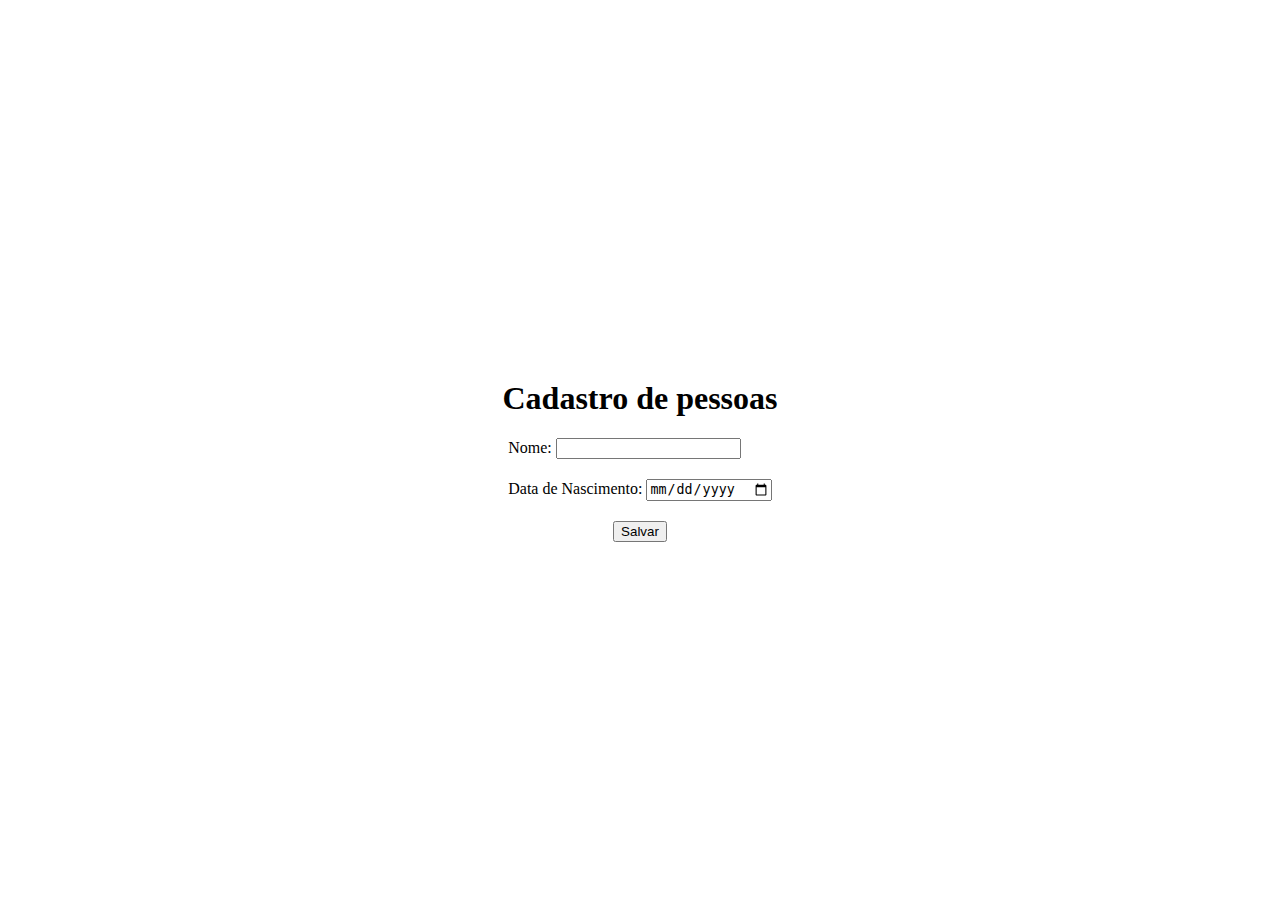
<file: javascript-dom/dia1/index.html>
<!DOCTYPE html>
<html lang="pt-br">
<head>
    <meta charset="UTF-8">
    <meta http-equiv="X-UA-Compatible" content="IE=edge">
    <meta name="viewport" content="width=device-width, initial-scale=1.0">
    <title>Desafio - 7 Days of Code</title>
    <link rel="stylesheet" href="style.css">
</head>
<body>
    <h1>Cadastro de pessoas</h1>
    <form class="form js-form">
        <div class="form-input">
            <label for="name">
                Nome:
                <input class="form-field js-field" id="name" maxlength="120" name="name" required type="text">
            </label>
            <label for="birth-date">
                Data de Nascimento:
                <input class="form-field js-field" id="birth-date" name="birth-date" required type="date">
            </label>
        </div>
        <button class="form-button" type="submit">Salvar</button>
    </form>
    <script type="text/javascript" src="script.js"></script>
</body>
</html>
</file>
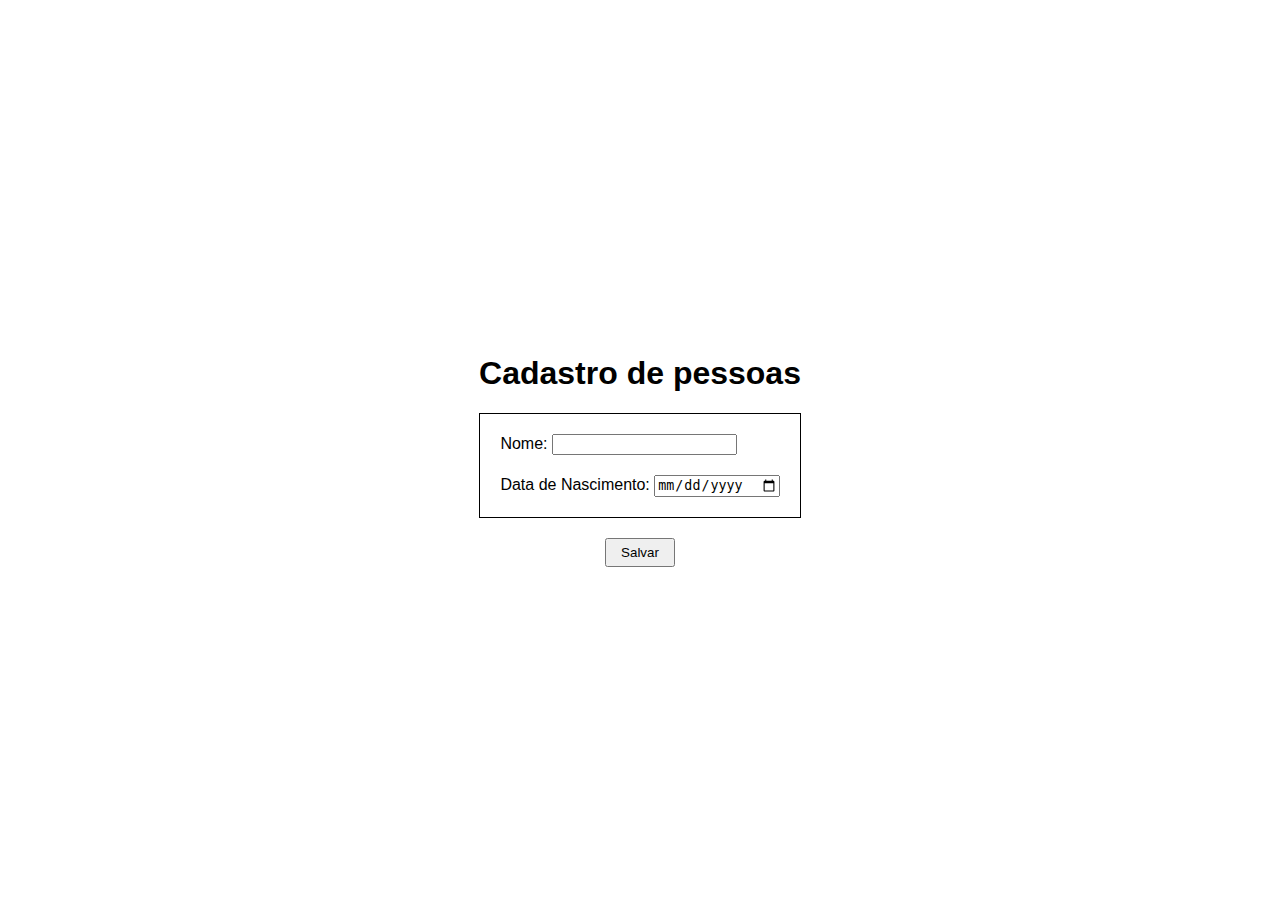
<file: javascript-dom/dia2/index.html>
<!DOCTYPE html>
<html lang="pt-br">
<head>
    <meta charset="UTF-8">
    <meta http-equiv="X-UA-Compatible" content="IE=edge">
    <meta name="viewport" content="width=device-width, initial-scale=1.0">
    <title>Desafio - 7 Days of Code</title>
    <link rel="stylesheet" href="style.css">
</head>
<body>
    <h1>Cadastro de pessoas</h1>
    <form class="form js-form">
        <div class="form-input">
            <label for="name">
                Nome:
                <input class="form-field js-field" id="name" maxlength="120" minlength="3" name="name" required type="text" pattern="([aA-zZ]+)">
            </label>
            <label for="birth-date">
                Data de Nascimento:
                <input class="form-field js-field" id="birth-date" name="birth-date" required type="date">
            </label>
        </div>
        <button class="form-button" type="submit">Salvar</button>
    </form>
    <script type="text/javascript" src="script.js"></script>
</body>
</html>
</file>
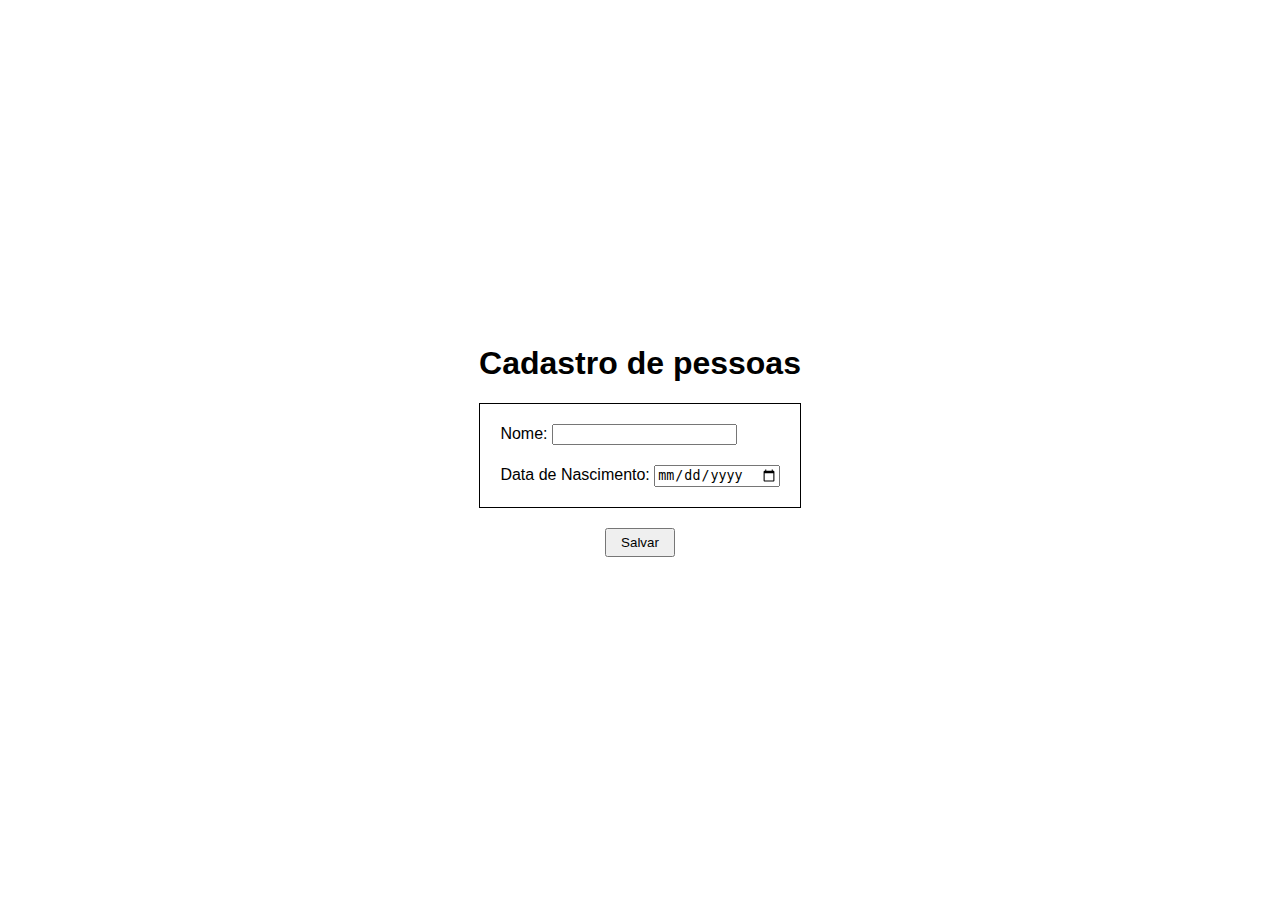
<file: javascript-dom/dia3/index.html>
<!DOCTYPE html>
<html lang="pt-br">
<head>
    <meta charset="UTF-8">
    <meta http-equiv="X-UA-Compatible" content="IE=edge">
    <meta name="viewport" content="width=device-width, initial-scale=1.0">
    <title>Desafio - 7 Days of Code</title>
    <link rel="stylesheet" href="style.css">
</head>
<body>
    <h1>Cadastro de pessoas</h1>
    <form class="form js-form">
        <div class="form-input">
            <label for="name">
                Nome:
                <input class="form-field js-field" id="name" maxlength="120" minlength="3" name="name" required type="text" pattern="([aA-zZ]+)">
            </label>
            <label for="birth-date">
                Data de Nascimento:
                <input class="form-field js-field" id="birth-date" name="birth-date" required type="date">
            </label>
        </div>
        <button class="form-button" type="submit">Salvar</button>
    </form>
    <table class="data-table">
        <thead>
            <tr class="data-header">
                <th class="data-table-header">Nome</th>
                <th class="data-table-header">Data de nascimento</th>
            </tr>
        </thead>
        <tbody id="table-content"></tbody>
    </table>
    <script type="text/javascript" src="script.js"></script>
</body>
</html>
</file>
<file: style.css>
:root {
    --main-blue: rgb(80, 179, 179);
    --secondary-blue: rgb(108, 210, 210);
}

html {
    height: 100%;
}

body {
    display: flex;
    align-items: center;
    justify-content: center;
    flex-direction: column;
    min-height: 100%;
    margin: 0;
    font-family:'Segoe UI', Tahoma, Geneva, Verdana, sans-serif;
}

.header {
    top: 0;
    position: absolute;
    height: 100px;
    background-color: var(--main-blue);
    width: 100%;
    color: white;
    display: flex;
    align-items: center;
    box-sizing: border-box;
}

.header span {
    font-size: 34px;
    text-align: center;
    margin-left: 32px;
    font-weight: bold;
}

h1 {
    text-align: center;
}

tbody tr {
    background-color: rgb(201, 232, 232);
}

.form {
    display: flex;
    justify-content: center;
    align-items: center;
    flex-direction: column;
    margin-bottom: 40px;
}

.form-field {
    padding-left: 10px;
    padding-top: 10px;
    padding-bottom: 10px;
}

.form-input {
    display: flex;
    justify-content: center;
    flex-direction: column;
    gap: 20px;
    padding: 20px;
}

.form-input label {
    font-weight: bold;
}

.required-field {
    color: rgb(249, 42, 42);
}

.form-button {
    padding: 10px 16px;
    border-radius: 6px;
    font-family: Arial, Helvetica, sans-serif;
    border: none;
    background-color: var(--main-blue);
    color: white;
}

.form-button:hover {
    cursor: pointer;
    background-color: var(--secondary-blue);
}

.data-table {
    padding: 15px;
    display: none;
    margin-right: 5%;
    margin-left: 5%;
}

.data-table-header {
    padding-bottom: 10px;
    padding-left: 10px;
    padding-right: 10px;
    text-decoration: underline;
}

.data-content {
    padding-top: 10px;
    padding-bottom: 10px;
}

.data-actions button {
    margin-right: 5px;
    margin-left: 5px;
}

#table-content {
    text-align: center;
}

.edit-button, .remove-button {
    padding: 6px 10px;
    border-radius: 6px;
    font-family: Arial, Helvetica, sans-serif;
    border: none;
    background-color: var(--main-blue);
    color: white;
}

.edit-button:hover, .remove-button:hover {
    cursor: pointer;
    background-color: var(--secondary-blue);
}

@media (max-width: 768px) {

    .data-actions {
        padding-top: 5px;
        padding-bottom: 5px;
    }

    .edit-button, .remove-button {
        margin-top: 5px;
    }
}
</file>
<file: html-css/dia2/style.css>
@font-face {
    font-family: "Inter";
    display: swap;
    src: url("fonts/Inter-VariableFont_slnt,wght.ttf");
}

body {
    font-family: "Inter";
    font-weight: 500;
}

/* 
    Navbar
*/
.navbar-style {
    margin-top: 28px;
    margin-left: 110px;
    margin-right: 110px;
}

.container {
    display: flex;
    flex-direction: row;
    justify-content: space-between;
    align-items: center;
}

.spacer {
    flex-grow: 1;
}

.nav-logo-container {
    display: flex;
    flex-direction: row;
    align-items: center;
    gap: 8px;
    font-size: 18px;
    color: #3A404E;
    font-weight: 600;
}

.nav-logo {
    height: 27px;
}

.nav-content {
    list-style-type: none;
    margin: 0;
    padding: 0;
    margin-left: 100px;
}

.nav-content li {
    float: left;
    color: #667085;
    font-weight: 500;
}

.nav-content li a {
    display: block;
    text-align: center;
    padding: 16px;
    text-decoration: none;
  }

.nav-actions {
    display: flex;
    flex-direction: row;
    align-items: center;
    gap: 12px;
}

.button-inactive, .button-active {
    margin: none;
    font-size: 16px;
    padding: 10px 18px;
    border: none;
    line-height: 24px;
    cursor: pointer;
    font-weight: 500;
    border-radius: 8px;
}

.button-inactive {
    color: #667085;
    background-color: #fff;
}

.button-inactive:hover {
    text-decoration: underline;
}

.button-active {
    color: #fff;
    background-color: #8E2424;
}

.button-active:hover {
    background-color: #621919;
}

/*
    Header
*/

.header-style {
    display: flex;
    flex-direction: column;
    justify-content: center;
    align-items: center;
    padding: 96px;
}

.header-subheader {
    color: #8E2424;
    font-weight: bold;
}

.header-title {
    font-size: 48px;
    font-weight: 600;
}

.header-description {
    color: #667085;
    font-size: 20px;
    max-width: 55%;
    line-height: 30px;
    text-align: center;
    margin: 0;
}
</file>
<file: html-css/dia3/style.css>
@font-face {
    font-family: "Inter";
    display: swap;
    src: url("fonts/Inter-VariableFont_slnt,wght.ttf");
}

:root {
    --text-color: #667085;
    --main-color: #8E2424;
}

body {
    font-family: "Inter";
    font-weight: 500;
}

/* 
    Navbar
*/
.navbar-style {
    margin-top: 28px;
    margin-left: 110px;
    margin-right: 110px;
}

.container {
    display: flex;
    flex-direction: row;
    justify-content: space-between;
    align-items: center;
}

.spacer {
    flex-grow: 1;
}

.nav-logo-container {
    display: flex;
    flex-direction: row;
    align-items: center;
    gap: 8px;
    font-size: 18px;
    color: #3A404E;
    font-weight: 600;
}

.nav-logo {
    height: 27px;
}

.nav-content {
    list-style-type: none;
    margin: 0;
    padding: 0;
    margin-left: 100px;
}

.nav-content li {
    float: left;
    color: var(--text-color);
    font-weight: 500;
}

.nav-content li a {
    display: block;
    text-align: center;
    padding: 16px;
    text-decoration: none;
  }

.nav-actions {
    display: flex;
    flex-direction: row;
    align-items: center;
    gap: 12px;
}

.button-inactive, .button-active {
    margin: none;
    font-size: 16px;
    padding: 10px 18px;
    border: none;
    line-height: 24px;
    cursor: pointer;
    font-weight: 500;
    border-radius: 8px;
}

.button-inactive {
    color: #667085;
    background-color: #fff;
}

.button-inactive:hover {
    text-decoration: underline;
}

.button-active {
    color: #fff;
    background-color: var(--main-color);
}

.button-active:hover {
    background-color: var(--main-color);
}

/*
    Header
*/

.header-style {
    display: flex;
    flex-direction: column;
    justify-content: center;
    align-items: center;
    padding: 96px;
}

.header-subheader {
    color: var(--main-color);
    font-weight: bold;
}

.header-title {
    font-size: 48px;
    font-weight: 600;
}

.header-description {
    color: var(--text-color);
    font-size: 20px;
    max-width: 55%;
    line-height: 30px;
    text-align: center;
    margin: 0;
}

/*
    Section de metricas
*/

.metrics-container {
    display: flex;
    justify-content: space-around;
    align-items: center;
    padding-right: 20px;
    padding-left: 20px;
}

.metrics-title {
    font-size: 60px;
    color: var(--main-color);
    margin-bottom: 12px;
    margin-top: 0;
}

.metrics-subtitle {
    font-size: 18px;
    color: #101828;
    font-weight: bold;
}

.metrics-description {
    font-size: 16px;
    color: var(--text-color);
    max-width: 280px;
    margin-top: 8px;
    margin-bottom: 0;
    line-height: 24px;
}
</file>
<file: html-css/dia4/style.css>
@font-face {
    font-family: "Inter";
    display: swap;
    src: url("fonts/Inter-VariableFont_slnt,wght.ttf");
}

:root {
    --text-color: #667085;
    --main-color: #8E2424;
}

body {
    font-family: "Inter";
    font-weight: 500;
}

/* 
    Navbar
*/
.navbar-style {
    margin-top: 28px;
    margin-left: 110px;
    margin-right: 110px;
}

.container {
    display: flex;
    flex-direction: row;
    justify-content: space-between;
    align-items: center;
}

.spacer {
    flex-grow: 1;
}

.nav-logo-container {
    display: flex;
    flex-direction: row;
    align-items: center;
    gap: 8px;
    font-size: 18px;
    color: #3A404E;
    font-weight: 600;
}

.nav-logo {
    height: 27px;
}

.nav-content {
    list-style-type: none;
    margin: 0;
    padding: 0;
    margin-left: 100px;
}

.nav-content li {
    float: left;
    color: var(--text-color);
    font-weight: 500;
}

.nav-content li a {
    display: block;
    text-align: center;
    padding: 16px;
    text-decoration: none;
  }

.nav-actions {
    display: flex;
    flex-direction: row;
    align-items: center;
    gap: 12px;
}

.button-inactive, .button-active {
    margin: none;
    font-size: 16px;
    padding: 10px 18px;
    border: none;
    line-height: 24px;
    cursor: pointer;
    font-weight: 500;
    border-radius: 8px;
}

.button-inactive {
    color: #667085;
    background-color: #fff;
}

.button-inactive:hover {
    text-decoration: underline;
}

.button-active {
    color: #fff;
    background-color: var(--main-color);
}

.button-active:hover {
    background-color: var(--main-color);
}

/*
    Header
*/

.header-style {
    display: flex;
    flex-direction: column;
    justify-content: center;
    align-items: center;
    padding: 96px;
}

.header-subheader {
    color: var(--main-color);
    font-weight: bold;
}

.header-title {
    font-size: 48px;
    font-weight: 600;
}

.header-description {
    color: var(--text-color);
    font-size: 20px;
    max-width: 55%;
    line-height: 30px;
    text-align: center;
    margin: 0;
}

/*
    Section de metricas
*/

.metrics-container {
    display: flex;
    justify-content: space-around;
    align-items: center;
    padding-right: 20px;
    padding-left: 20px;
}

.metrics-title {
    font-size: 60px;
    color: var(--main-color);
    margin-bottom: 12px;
    margin-top: 0;
}

.metrics-subtitle {
    font-size: 18px;
    color: #101828;
    font-weight: bold;
}

.metrics-description {
    font-size: 16px;
    color: var(--text-color);
    max-width: 280px;
    margin-top: 8px;
    margin-bottom: 0;
    line-height: 24px;
}

/*
    Jobs section
*/

.jobs-container {
    display: flex;
    flex-direction: column;
    justify-content: space-around;
    align-items: center;
    margin-top: 196px;
}

.jobs-alert {
    color: var(--main-color);
    background: #8E24240D;
    border-radius: 16px;
    padding: 4px 12px;
    font-weight: 600;
}

.jobs-header {
    font-size: 36px;
    font-weight: 600;
    margin-top: 20px;
    margin-bottom: 20px;
}

.jobs-subheader {
    color: var(--text-color);
    font-size: 20px;
    line-height: 30px;
    text-align: center;
    margin: 0;
}

.jobs-image {
    margin-top: 64px;
    width: 98%;
    margin-right: auto;
    margin-left: auto;
    margin-bottom: 64px;
}
</file>
<file: html-css/dia5/style.css>
@font-face {
    font-family: "Inter";
    display: swap;
    src: url("fonts/Inter-VariableFont_slnt,wght.ttf");
}

:root {
    --text-color: #667085;
    --main-color: #8E2424;
}

body {
    font-family: "Inter";
    font-weight: 500;
}

/* 
    Navbar
*/
.navbar-style {
    margin-top: 28px;
    margin-left: 110px;
    margin-right: 110px;
}

.container {
    display: flex;
    flex-direction: row;
    justify-content: space-between;
    align-items: center;
}

.spacer {
    flex-grow: 1;
}

.nav-logo-container {
    display: flex;
    flex-direction: row;
    align-items: center;
    gap: 8px;
    font-size: 18px;
    color: #3A404E;
    font-weight: 600;
}

.nav-logo {
    height: 27px;
}

.nav-content {
    list-style-type: none;
    margin: 0;
    padding: 0;
    margin-left: 100px;
}

.nav-content li {
    float: left;
    color: var(--text-color);
    font-weight: 500;
}

.nav-content li a {
    display: block;
    text-align: center;
    padding: 16px;
    text-decoration: none;
  }

.nav-actions {
    display: flex;
    flex-direction: row;
    align-items: center;
    gap: 12px;
}

.button-inactive, .button-active {
    margin: none;
    font-size: 16px;
    padding: 10px 18px;
    border: none;
    line-height: 24px;
    cursor: pointer;
    font-weight: 500;
    border-radius: 8px;
}

.button-inactive {
    color: #667085;
    background-color: #fff;
}

.button-inactive:hover {
    text-decoration: underline;
}

.button-active {
    color: #fff;
    background-color: var(--main-color);
}

.button-active:hover {
    background-color: var(--main-color);
}

/*
    Header
*/

.header-style {
    display: flex;
    flex-direction: column;
    justify-content: center;
    align-items: center;
    padding: 96px;
}

.header-subheader {
    color: var(--main-color);
    font-weight: bold;
}

.header-title {
    font-size: 48px;
    font-weight: 600;
}

.header-description {
    color: var(--text-color);
    font-size: 20px;
    max-width: 55%;
    line-height: 30px;
    text-align: center;
    margin: 0;
}

/*
    Section de metricas
*/

.metrics-container {
    display: flex;
    justify-content: space-around;
    align-items: center;
    padding-right: 20px;
    padding-left: 20px;
}

.metrics-title {
    font-size: 60px;
    color: var(--main-color);
    margin-bottom: 12px;
    margin-top: 0;
}

.metrics-subtitle {
    font-size: 18px;
    color: #101828;
    font-weight: bold;
}

.metrics-description {
    font-size: 16px;
    color: var(--text-color);
    max-width: 280px;
    margin-top: 8px;
    margin-bottom: 0;
    line-height: 24px;
}

/*
    Jobs section
*/

.jobs-container {
    display: flex;
    flex-direction: column;
    justify-content: space-around;
    align-items: center;
    margin-top: 196px;
}

.jobs-alert {
    color: var(--main-color);
    background: #8E24240D;
    border-radius: 16px;
    padding: 4px 12px;
    font-weight: 600;
}

.jobs-header {
    font-size: 36px;
    font-weight: 600;
    margin-top: 20px;
    margin-bottom: 20px;
}

.jobs-subheader {
    color: var(--text-color);
    font-size: 20px;
    line-height: 30px;
    text-align: center;
    margin: 0;
}

.jobs-image {
    margin-top: 64px;
    width: 98%;
    margin-right: auto;
    margin-left: auto;
    margin-bottom: 64px;
}


/*
    Job list
*/

.job-type-container {
    width: 60%;
    margin-bottom: 32px;
}

.job-type-title {
    font-size: 20px;
    font-weight: 600;
    margin-bottom: 32px;
    color: #101828;
}

.job {
    border: 1px solid #EAECF0;
    border-radius: 16px;
    padding: 24px;
    margin-bottom: 24px;
    display: flex;
    gap: 32px;
    flex-direction: column;
    width: 100%;
}

.job-title {
    font-size: 18px;
    font-weight: 600;
}

.job-info {
    display: flex;
    gap: 24px;
    color: var(--text-color);
    font-weight: 600;
}


@media (max-width: 767px) {
    .metrics-container{
        flex-direction: column;
        gap: 32px;
    }

    .header-description {
        max-width: 100%;
    }
}
</file>
<file: html-css/dia6/style.css>
@font-face {
    font-family: "Inter";
    display: swap;
    src: url("fonts/Inter-VariableFont_slnt,wght.ttf");
}

:root {
    --text-color: #667085;
    --main-color: #8E2424;
}

body {
    font-family: "Inter";
    font-weight: 500;
}

/* 
    Navbar
*/
.navbar-style {
    margin-top: 28px;
    margin-left: 110px;
    margin-right: 110px;
}

.container {
    display: flex;
    flex-direction: row;
    justify-content: space-between;
    align-items: center;
}

.spacer {
    flex-grow: 1;
}

.nav-logo-container {
    display: flex;
    flex-direction: row;
    align-items: center;
    gap: 8px;
    font-size: 18px;
    color: #3A404E;
    font-weight: 600;
}

.nav-logo {
    height: 27px;
}

.nav-content {
    list-style-type: none;
    margin: 0;
    padding: 0;
    margin-left: 100px;
}

.nav-content li {
    float: left;
    color: var(--text-color);
    font-weight: 500;
}

.nav-content li a {
    display: block;
    text-align: center;
    padding: 16px;
    text-decoration: none;
  }

.nav-actions {
    display: flex;
    flex-direction: row;
    align-items: center;
    gap: 12px;
}

.button-inactive, .button-active {
    margin: none;
    font-size: 16px;
    padding: 10px 18px;
    border: none;
    line-height: 24px;
    cursor: pointer;
    font-weight: 500;
    border-radius: 8px;
}

.button-inactive {
    color: #667085;
    background-color: #fff;
}

.button-inactive:hover {
    text-decoration: underline;
}

.button-active {
    color: #fff;
    background-color: var(--main-color);
}

.button-active:hover {
    background-color: var(--main-color);
}

/*
    Header
*/

.header-style {
    display: flex;
    flex-direction: column;
    justify-content: center;
    align-items: center;
    padding: 96px;
}

.header-subheader {
    color: var(--main-color);
    font-weight: bold;
}

.header-title {
    font-size: 48px;
    font-weight: 600;
}

.header-description {
    color: var(--text-color);
    font-size: 20px;
    max-width: 55%;
    line-height: 30px;
    text-align: center;
    margin: 0;
}

/*
    Section de metricas
*/

.metrics-container {
    display: flex;
    justify-content: space-around;
    align-items: center;
    padding-right: 20px;
    padding-left: 20px;
}

.metrics-title {
    font-size: 60px;
    color: var(--main-color);
    margin-bottom: 12px;
    margin-top: 0;
}

.metrics-subtitle {
    font-size: 18px;
    color: #101828;
    font-weight: bold;
}

.metrics-description {
    font-size: 16px;
    color: var(--text-color);
    max-width: 280px;
    margin-top: 8px;
    margin-bottom: 0;
    line-height: 24px;
}

/*
    Jobs section
*/

.jobs-container {
    display: flex;
    flex-direction: column;
    justify-content: space-around;
    align-items: center;
    margin-top: 196px;
}

.jobs-alert {
    color: var(--main-color);
    background: #8E24240D;
    border-radius: 16px;
    padding: 4px 12px;
    font-weight: 600;
}

.jobs-header {
    font-size: 36px;
    font-weight: 600;
    margin-top: 20px;
    margin-bottom: 20px;
}

.jobs-subheader {
    color: var(--text-color);
    font-size: 20px;
    line-height: 30px;
    text-align: center;
    margin: 0;
}

.jobs-image {
    margin-top: 64px;
    width: 98%;
    margin-right: auto;
    margin-left: auto;
    margin-bottom: 64px;
}


/*
    Job list
*/

.job-type-container {
    width: 60%;
    margin-bottom: 96px;
}

.job-type-title {
    font-size: 20px;
    font-weight: 600;
    margin-bottom: 32px;
    color: #101828;
}

.job {
    border: 1px solid #EAECF0;
    border-radius: 16px;
    padding: 24px;
    margin-bottom: 24px;
    display: flex;
    gap: 32px;
    flex-direction: column;
    width: 100%;
}

.job-title {
    font-size: 18px;
    font-weight: 600;
}

.job-info {
    display: flex;
    gap: 24px;
    color: var(--text-color);
    font-weight: 600;
}

/*
    Colaborators
*/

.colaborators-container {
    background: #C3191908;
    text-align: center;
    width: 98%;
    margin-right: auto;
    margin-left: auto;
    border-radius: 16px;
    margin-bottom: 160px;
    display: flex;
    align-items: center;
    justify-content: center;
    flex-direction: column;
    padding-top: 64px;
    padding-bottom: 64px;
}

.colaborators-subtitle {
    color: var(--main-color);
    font-size: 14px;
    line-height: 20px;
    font-weight: 800;
}

.colaborators-title {
    font-size: 36px;
    font-weight: 600;
    margin-top: 20px;
    margin-bottom: 20px;
    width: 60%;
    color: #101828;
}

.colaborator-image {
    width: 56px;
    margin-bottom: 16px;
}

.colaborator-name {
    color: #101828;
    font-size: 16px;
    margin: 0;
    margin-bottom: 4px;
    line-height: 24px;
    font-weight: 600;
}

.colaborator-profession {
    color: var(--text-color);
    font-size: 14px;
    line-height: 20px;
}

@media (max-width: 767px) {
    .metrics-container{
        flex-direction: column;
        gap: 32px;
    }

    .header-description {
        max-width: 100%;
    }
}
</file>
<file: html-css/dia7/style.css>
@font-face {
    font-family: "Inter";
    display: swap;
    src: url("fonts/Inter-VariableFont_slnt,wght.ttf");
}

:root {
    --text-color: #667085;
    --main-color: #8E2424;
}

body {
    font-family: "Inter";
    font-weight: 500;
    width: 100%;
    margin: 0;
}

/* 
    Navbar
*/
.navbar-style {
    margin-top: 28px;
    margin-left: 110px;
    margin-right: 110px;
}

.container {
    display: flex;
    flex-direction: row;
    justify-content: space-between;
    align-items: center;
}

.spacer {
    flex-grow: 1;
}

.nav-logo-container {
    display: flex;
    flex-direction: row;
    align-items: center;
    gap: 8px;
    font-size: 18px;
    color: #3A404E;
    font-weight: 600;
}

.nav-logo {
    height: 27px;
}

.nav-content {
    list-style-type: none;
    margin: 0;
    padding: 0;
    margin-left: 100px;
}

.nav-content li {
    float: left;
    color: var(--text-color);
    font-weight: 500;
}

.nav-content li a {
    display: block;
    text-align: center;
    padding: 16px;
    text-decoration: none;
  }

.nav-actions {
    display: flex;
    flex-direction: row;
    align-items: center;
    gap: 12px;
}

.button-inactive, .button-active {
    margin: none;
    font-size: 16px;
    padding: 10px 18px;
    border: none;
    line-height: 24px;
    cursor: pointer;
    font-weight: 500;
    border-radius: 8px;
}

.button-inactive {
    color: #667085;
    background-color: #fff;
}

.button-inactive:hover {
    text-decoration: underline;
}

.button-active {
    color: #fff;
    background-color: var(--main-color);
}

.button-active:hover {
    background-color: var(--main-color);
}

/*
    Header
*/

.header-style {
    display: flex;
    flex-direction: column;
    justify-content: center;
    align-items: center;
    padding: 96px;
}

.header-subheader {
    color: var(--main-color);
    font-weight: bold;
}

.header-title {
    font-size: 48px;
    font-weight: 600;
    text-align: center;
}

.header-description {
    color: var(--text-color);
    font-size: 20px;
    max-width: 55%;
    line-height: 30px;
    text-align: center;
    margin: 0;
}

/*
    Section de metricas
*/

.metrics-container {
    display: flex;
    justify-content: space-around;
    align-items: center;
    padding-right: 20px;
    padding-left: 20px;
}

.metrics-title {
    font-size: 60px;
    color: var(--main-color);
    margin-bottom: 12px;
    margin-top: 0;
}

.metrics-subtitle {
    font-size: 18px;
    color: #101828;
    font-weight: bold;
}

.metrics-description {
    font-size: 16px;
    color: var(--text-color);
    max-width: 280px;
    margin-top: 8px;
    margin-bottom: 0;
    line-height: 24px;
}

/*
    Jobs section
*/

.jobs-container {
    display: flex;
    flex-direction: column;
    justify-content: space-around;
    align-items: center;
    margin-top: 196px;
}

.jobs-alert {
    color: var(--main-color);
    background: #8E24240D;
    border-radius: 16px;
    padding: 4px 12px;
    font-weight: 600;
}

.jobs-header {
    font-size: 36px;
    font-weight: 600;
    margin-top: 20px;
    margin-bottom: 20px;
    text-align: center;
}

.jobs-subheader {
    color: var(--text-color);
    font-size: 20px;
    line-height: 30px;
    text-align: center;
    margin: 0;
}

.jobs-image {
    margin-top: 64px;
    width: 98%;
    margin-right: auto;
    margin-left: auto;
    margin-bottom: 64px;
}


/*
    Job list
*/

.job-type-container {
    width: 60%;
    margin-bottom: 96px;
}

.job-type-title {
    font-size: 20px;
    font-weight: 600;
    margin-bottom: 32px;
    color: #101828;
}

.job {
    border: 1px solid #EAECF0;
    border-radius: 16px;
    padding: 24px;
    margin-bottom: 24px;
    display: flex;
    gap: 32px;
    flex-direction: column;
    width: 100%;
}

.job-title {
    font-size: 18px;
    font-weight: 600;
}

.job-info {
    display: flex;
    gap: 24px;
    color: var(--text-color);
    font-weight: 600;
}

/*
    Colaborators
*/

.colaborators-container {
    background: #C3191908;
    text-align: center;
    width: 98%;
    margin-right: auto;
    margin-left: auto;
    border-radius: 16px;
    margin-bottom: 96px;
    display: flex;
    align-items: center;
    justify-content: center;
    flex-direction: column;
    padding-top: 64px;
    padding-bottom: 64px;
}

.colaborators-subtitle {
    color: var(--main-color);
    font-size: 14px;
    line-height: 20px;
    font-weight: 800;
}

.colaborators-title {
    font-size: 36px;
    font-weight: 600;
    margin-top: 20px;
    margin-bottom: 20px;
    width: 60%;
    color: #101828;
    text-align: center;
}

.colaborator-image {
    width: 56px;
    margin-bottom: 16px;
}

.colaborator-name {
    color: #101828;
    font-size: 16px;
    margin: 0;
    margin-bottom: 4px;
    line-height: 24px;
    font-weight: 600;
}

.colaborator-profession {
    color: var(--text-color);
    font-size: 14px;
    line-height: 20px;
}

/*
    Footer
*/

.footer-container {
    display: flex;
    align-items: center;
    justify-content: center;
    flex-direction: column;
    background: #F9FAFB;
    padding-top: 96px;
    padding-bottom: 96px;
}

.footer-title {
    font-size: 36px;
    line-height: 44px;
    font-weight: 600;
    margin: 0;
    margin-bottom: 20px;
    color: #101828;
    text-align: center;
}

.footer-subtitle {
    font-size: 20px;
    line-height: 30px;
    font-weight: 400;
    color: var(--text-color);
    margin-bottom: 40px;
    text-align: center;
}

.footer-form {
    margin-bottom: 40px;
}

.footer-input {
    padding: 12px 14px 12px 16px;
    border: 1px solid #D0D5DD;
    border-radius: 8px;
    width: 360px;
    height: 24px;
    margin-right: 16px;
}

.footer-input::placeholder {
    color: var(--text-color);
    font-size: 16px;
    line-height: 24px;
}

.footer-button {
    height: 48px;
}

.footer-mark {
    color: #98A2B3;
    font-size: 16px;
    line-height: 24px;
    text-align: center;
}

@media (max-width: 767px) {
    .metrics-container{
        flex-direction: column;
        gap: 32px;
    }

    .header-description {
        max-width: 100%;
    }

    .footer-form {
        display: flex;
        align-items: center;
        justify-content: center;
        flex-direction: column;
        gap: 24px;
    }

    .footer-input {
        width: 100%;
    }
}
</file>
<file: javascript-dom/dia1/style.css>
html {
    height: 100%;
}

body {
    display: flex;
    align-items: center;
    justify-content: center;
    flex-direction: column;
    min-height: 100%;
    margin: 0;
}

.form {
    display: flex;
    justify-content: center;
    align-items: center;
    flex-direction: column;
}

.form-input {
    display: flex;
    justify-content: center;
    flex-direction: column;
    gap: 20px;
    margin-bottom: 20px;
}

.form-button:hover {
    cursor: pointer;
}
</file>
<file: javascript-dom/dia2/style.css>
html {
    height: 100%;
}

body {
    display: flex;
    align-items: center;
    justify-content: center;
    flex-direction: column;
    min-height: 100%;
    margin: 0;
    font-family: Arial, Helvetica, sans-serif;
}

.form {
    display: flex;
    justify-content: center;
    align-items: center;
    flex-direction: column;
}

.form-input {
    display: flex;
    justify-content: center;
    flex-direction: column;
    gap: 20px;
    margin-bottom: 20px;
    border: 1px solid #000;
    padding: 20px;
}

.form-button {
    padding: 5px 14px;
    font-family: Arial, Helvetica, sans-serif;
}

.form-button:hover {
    cursor: pointer;
}
</file>
<file: javascript-dom/dia3/style.css>
html {
    height: 100%;
}

body {
    display: flex;
    align-items: center;
    justify-content: center;
    flex-direction: column;
    min-height: 100%;
    margin: 0;
    font-family: Arial, Helvetica, sans-serif;
}

h1 {
    text-align: center;
}

.form {
    display: flex;
    justify-content: center;
    align-items: center;
    flex-direction: column;
    margin-bottom: 20px;
}

.form-input {
    display: flex;
    justify-content: center;
    flex-direction: column;
    gap: 20px;
    margin-bottom: 20px;
    border: 1px solid #000;
    padding: 20px;
}

.form-button {
    padding: 5px 14px;
    font-family: Arial, Helvetica, sans-serif;
}

.form-button:hover {
    cursor: pointer;
}

.data-table {
    padding: 15px;
    border: 1px solid #000;
    display: none;
}

.data-table-header {
    border-bottom: 1px solid #000;
    padding: 10px 15px;
}

.data-content {
    padding-top: 10px;
    padding-bottom: 10px;
}

#table-content {
    text-align: center;
}
</file>
